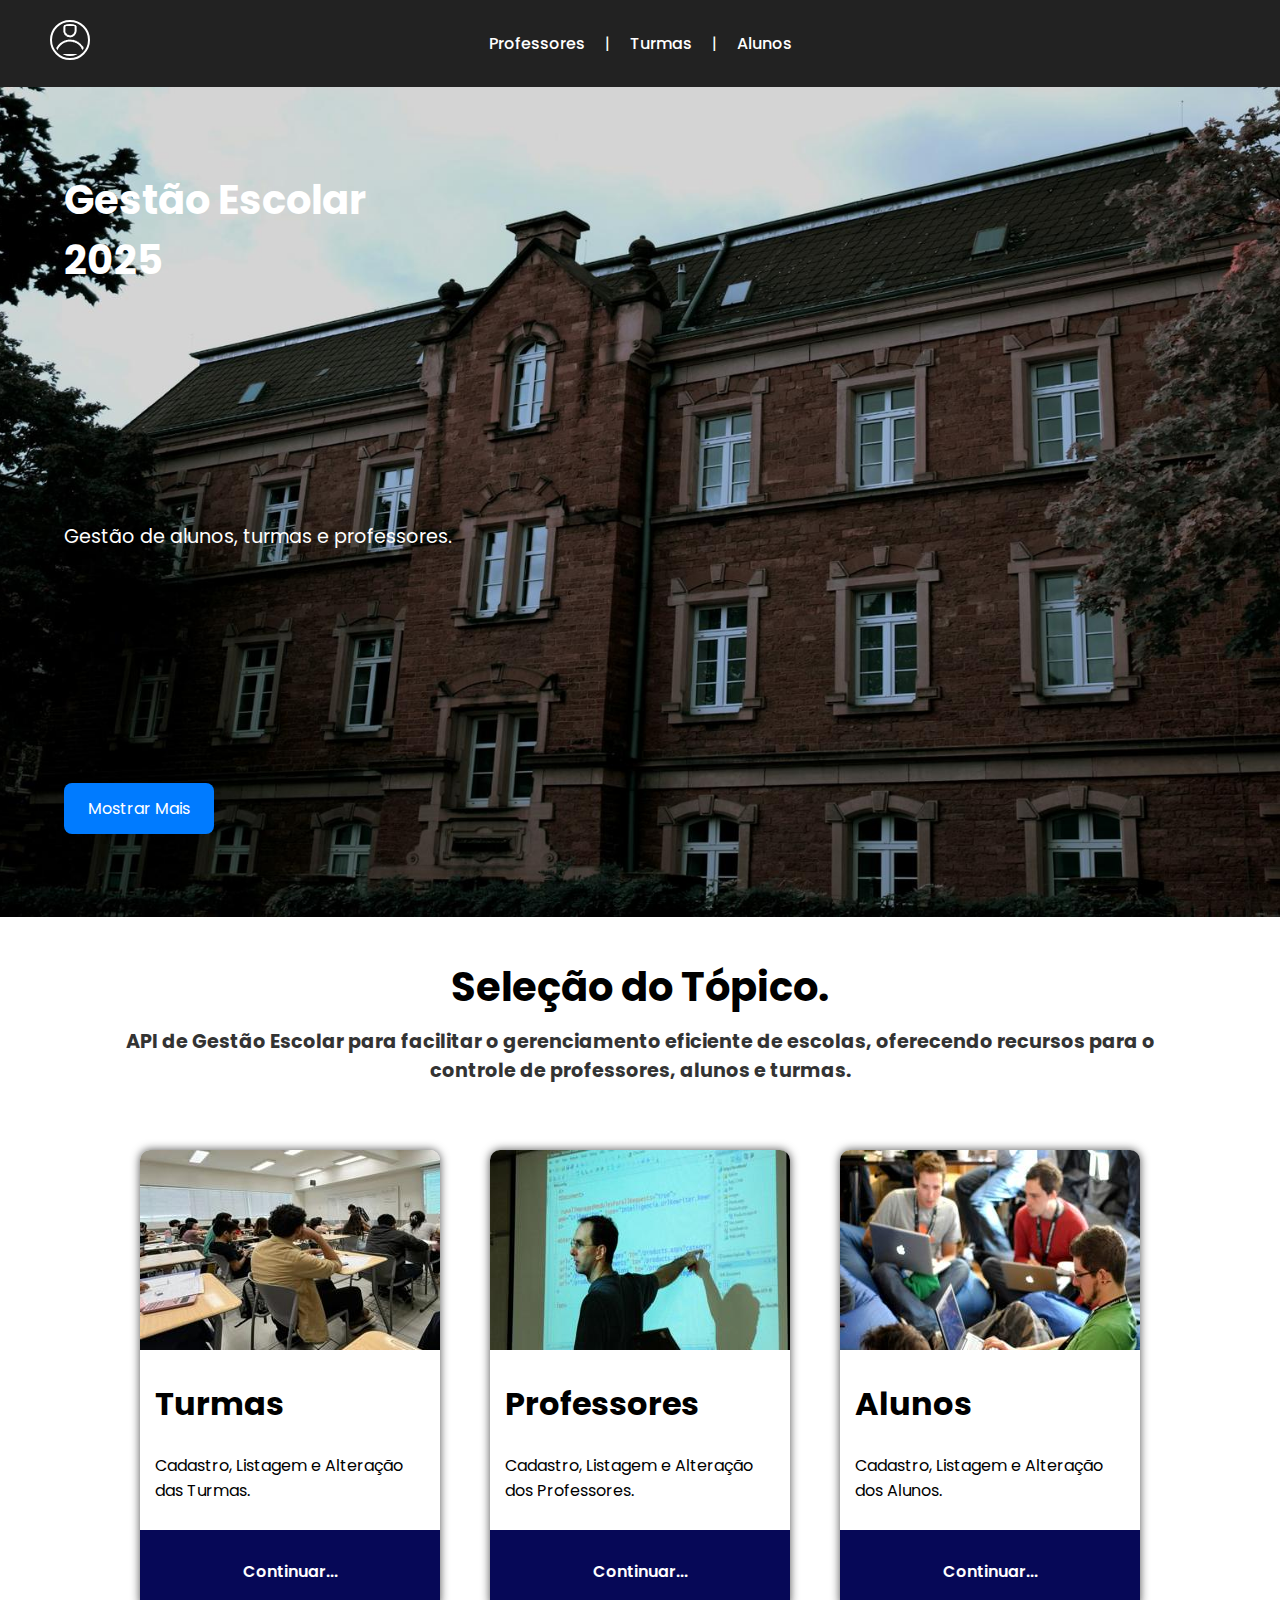
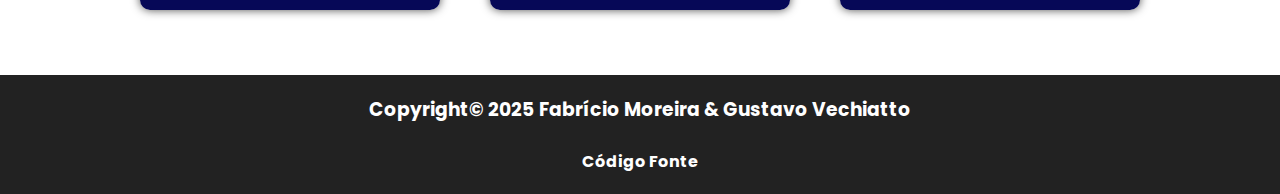
<file: API-SITE/Pag-Web/html/index.html>
<!DOCTYPE html>
<html lang="pt-BR">
<head>
    <meta charset="UTF-8">
    <meta name="viewport" content="width=device-width, initial-scale=1.0">

    <link href="https://fonts.googleapis.com/css2?family=Poppins:wght@300;400;600&display=swap" rel="stylesheet"> <!-- Fonte -->
    <link rel="shortcut icon" href="../img/Home.png" type="image/x-icon"><!-- Favicon Home -->

    <link rel="stylesheet" href="../CSS/home.css"> <!-- Design Padrão -->
    <link rel="stylesheet" href="../CSS/style.css"> <!-- Design Padrão -->

    <script src="../js/script.js" defer></script> <!-- Animação -->

    <title>Início</title>
</head>
<body>
    <header>
        <div class="header-esquerda">
            <div class="usuario">
                <img src="../img/Usuario.png" alt="Usuário" class="icone-usuario" width="40px">
                <div class="tooltip-usuario">
                    <p><strong>Usuário:</strong> Admin</p>
                    <p><strong>Criação:</strong> 15/04/2025</p>
                </div>
            </div>
        </div>

        <nav class="nav">
            <a href="#professor">Professores</a> | 
            <a href="#turmas">Turmas</a> |
            <a href="#alunos">Alunos</a>
        </nav>
    </header>


    <main>
        <!-- Início -->
        <div class="principal">
            <div class="conteudo-sobreposto">
                <h1 id="TextoHome">Gestão Escolar 2025</h1>
                <p id="informacaoGestao">Gestão de alunos, turmas e professores.</p>
                <a href="#selecao">
                    <button id="btnMostrarMais">Mostrar Mais</button>
                </a>
            </div>
        </div>

        <div class="bloco-topo">
            <h1 id="selecao">Seleção do Tópico.</h1>
            <h3>
                API de Gestão Escolar para facilitar o gerenciamento eficiente de escolas, 
                oferecendo recursos para o controle de professores, alunos e turmas.
            </h3>

            <div class="conteiner">
                <!-- Turmas -->
                <div id="turmas" class="card card-1">
                    <div class="card-header">
                        <img src="../img/Home/Turmas_resized.jpg" class="card-img" alt="Card Turmas">
                    </div>

                    <div class="card-body">
                        <h1 class="card-titulo">Turmas</h1>
                        <p class="card-texto">
                            Cadastro, Listagem e Alteração das Turmas.
                        </p>
                    </div>

                    <div class="card-footer">
                        <a href="../html/turma.html">Continuar...</a>
                    </div>
                </div>

                <!-- Professores -->
                <div id="professor" class="card card-2">
                    <div class="card-header">
                        <img src="../img/Home/Professores_resized.jpg" class="card-img" alt="Card Professores">
                    </div>

                    <div class="card-body">
                        <h1 class="card-titulo">Professores</h1>
                        <p class="card-texto">
                            Cadastro, Listagem e Alteração dos Professores.
                        </p>
                    </div>

                    <div class="card-footer">
                        <a href="../html/professor.html">Continuar...</a>
                    </div>
                </div>

                <!-- Alunos -->
                <div id="alunos" class="card card-3">
                    <div class="card-header">
                        <img src="../img/Home/Alunos_resized.jpg" class="card-img" alt="Card Alunos">
                    </div>

                    <div class="card-body">
                        <h1 class="card-titulo">Alunos</h1>
                        <p class="card-texto">
                            Cadastro, Listagem e Alteração dos Alunos.
                        </p>
                    </div>

                    <div class="card-footer">
                        <a href="../html/aluno.html">Continuar...</a>
                    </div>
                </div>
            </div>
        </div>
    </main>
    
    <footer>
        <h3 class="final">Copyright© 2025 Fabrício Moreira & Gustavo Vechiatto</h3>
        <br>
        <div class="rodape">
            <a href="https://github.com/Gustavovechiatto/API-SITE">Código Fonte</a>
        </div>
    </footer>
</body>
</html>
</file>
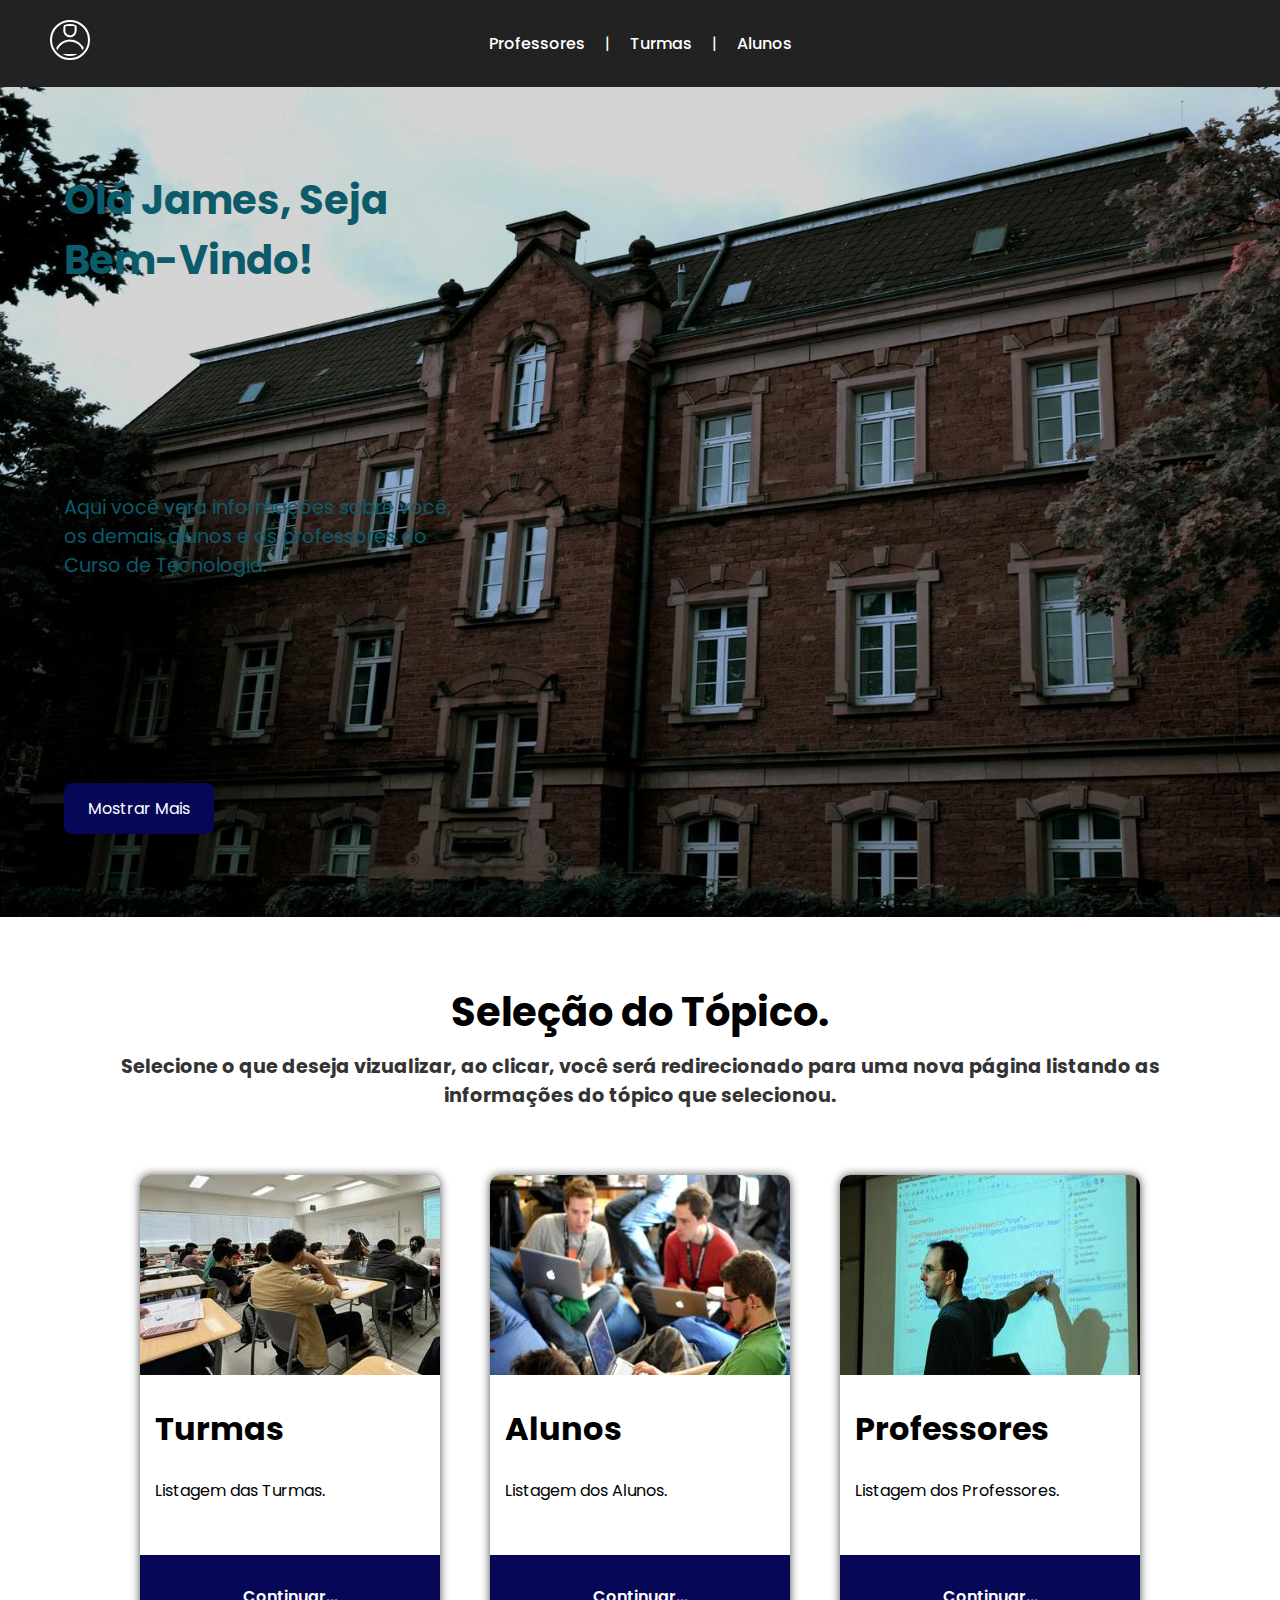
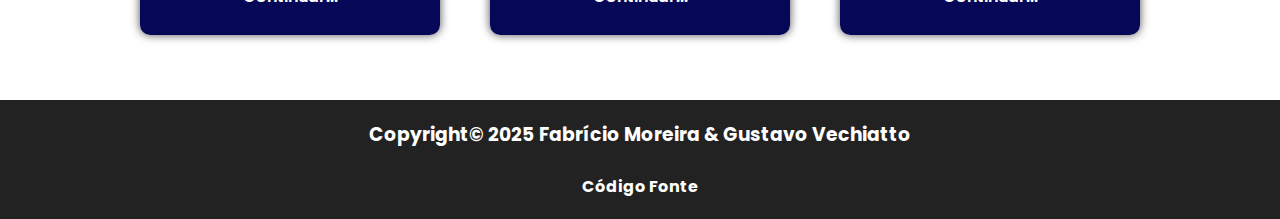
<file: API-SITE/Pag-Web_1/html/index.html>
<!DOCTYPE html>
<html lang="pt-BR">
<head>
    <meta charset="UTF-8">
    <meta name="viewport" content="width=device-width, initial-scale=1.0">

    <link href="https://fonts.googleapis.com/css2?family=Poppins:wght@300;400;600&display=swap" rel="stylesheet"> <!-- Fonte -->
    <link rel="shortcut icon" href="../img/Home.png" type="image/x-icon"> <!-- Favicon Home -->

    <link rel="stylesheet" href="../CSS/home.css">  <!-- Design Padrão -->
    <link rel="stylesheet" href="../CSS/style.css"> <!-- Design Padrão -->

    <script src="../js/formHome.js" defer></script>

    <title>Início</title>
</head>
<body>
    <header>
        <div class="header-esquerda">
            <div class="usuario">
                <img src="../img/Usuario.png" alt="Usuário" class="icone-usuario" width="40px">
                <div class="tooltip-usuario">
                    <p><strong>Usuário:</strong> James Frutas</p>
                    <p><strong>Criação:</strong> 20/05/2025</p>
                    <br>

                    <a href="#" id="login">Logout</a>
                </div>
            </div>
        </div>
        <nav class="nav">
            <a href="#professor">Professores</a> | 
            <a href="#turmas">Turmas</a> |
            <a href="#alunos">Alunos</a>
        </nav>
    </header>

    <main>
        <!-- Formulário de Login -->
        <div id="modal-fundo" class="modal-fundo">
            <div class="modal-conteudo">
                <form id="formModal">
                    <h2>Faça login novamente:</h2>
                    <br>
                    <label class="nome">Usuário: <input type="text" id="nome" name="nome" required></label> <br>
                    <label class="nome">Senha:   <input type="password" id="nome" name="nome" required></label>

                    <div class="botoes-modal">
                        <button type="button" id="btnFechar">Cancelar</button>
                        <button type="submit" id="btnConfirmar">Confirmar</button>
                    </div>
                </form>
            </div>
        </div>

        <!-- Início -->
        <div class="principal">
            <div class="conteudo-sobreposto">
                <h1 id="TextoHome">Olá James, Seja Bem-Vindo!</h1>
                <p id="informacaoGestao">
                    Aqui você verá informações sobre você, os demais alunos e os professores do Curso de Tecnologia.
                </p>
                <a href="#selecao">
                    <button id="btnMostrarMais">Mostrar Mais</button>
                </a>
            </div>
        </div>
        <br>
        <div class="bloco-topo">
            <h1 id="selecao">Seleção do Tópico.</h1>
            <h3>
                Selecione o que deseja vizualizar, ao clicar, você será redirecionado para uma nova página listando
                as informações do tópico que selecionou.
            </h3>

            <div class="conteiner">
                <!-- Turmas -->
                <div id="turmas" class="card card-1">
                    <div class="card-header">
                        <img src="../img/Home/Turmas_resized.jpg" class="card-img" alt="Card Turmas">
                    </div>

                    <div class="card-body">
                        <h1 class="card-titulo">Turmas</h1>
                        <p class="card-texto">
                            Listagem das Turmas.
                        </p>
                    </div>

                    <div class="card-footer">
                        <a href="../html/turma.html">Continuar...</a>
                    </div>
                </div>
                
                <!-- Alunos -->
                <div id="alunos" class="card card-3">
                    <div class="card-header">
                        <img src="../img/Home/Alunos_resized.jpg" class="card-img" alt="Card Alunos">
                    </div>

                    <div class="card-body">
                        <h1 class="card-titulo">Alunos</h1>
                        <p class="card-texto">
                            Listagem dos Alunos.
                        </p>
                    </div>

                    <div class="card-footer">
                        <a href="../html/aluno.html">Continuar...</a>
                    </div>
                </div>

                <!-- Professores -->
                <div id="professor" class="card card-2">
                    <div class="card-header">
                        <img src="../img/Home/Professores_resized.jpg" class="card-img" alt="Card Professores">
                    </div>

                    <div class="card-body">
                        <h1 class="card-titulo">Professores</h1>
                        <p class="card-texto">
                            Listagem dos Professores.
                        </p>
                    </div>

                    <div class="card-footer">
                        <a href="../html/professor.html">Continuar...</a>
                    </div>
                </div>
            </div>
        </div>
    </main>
    
    <footer>
        <h3 class="final">Copyright© 2025 Fabrício Moreira & Gustavo Vechiatto</h3>
        <br>
        <div class="rodape">
            <a href="https://github.com/Gustavovechiatto/API-SITE">Código Fonte</a>
        </div>
    </footer>
</body>
</html>
</file>
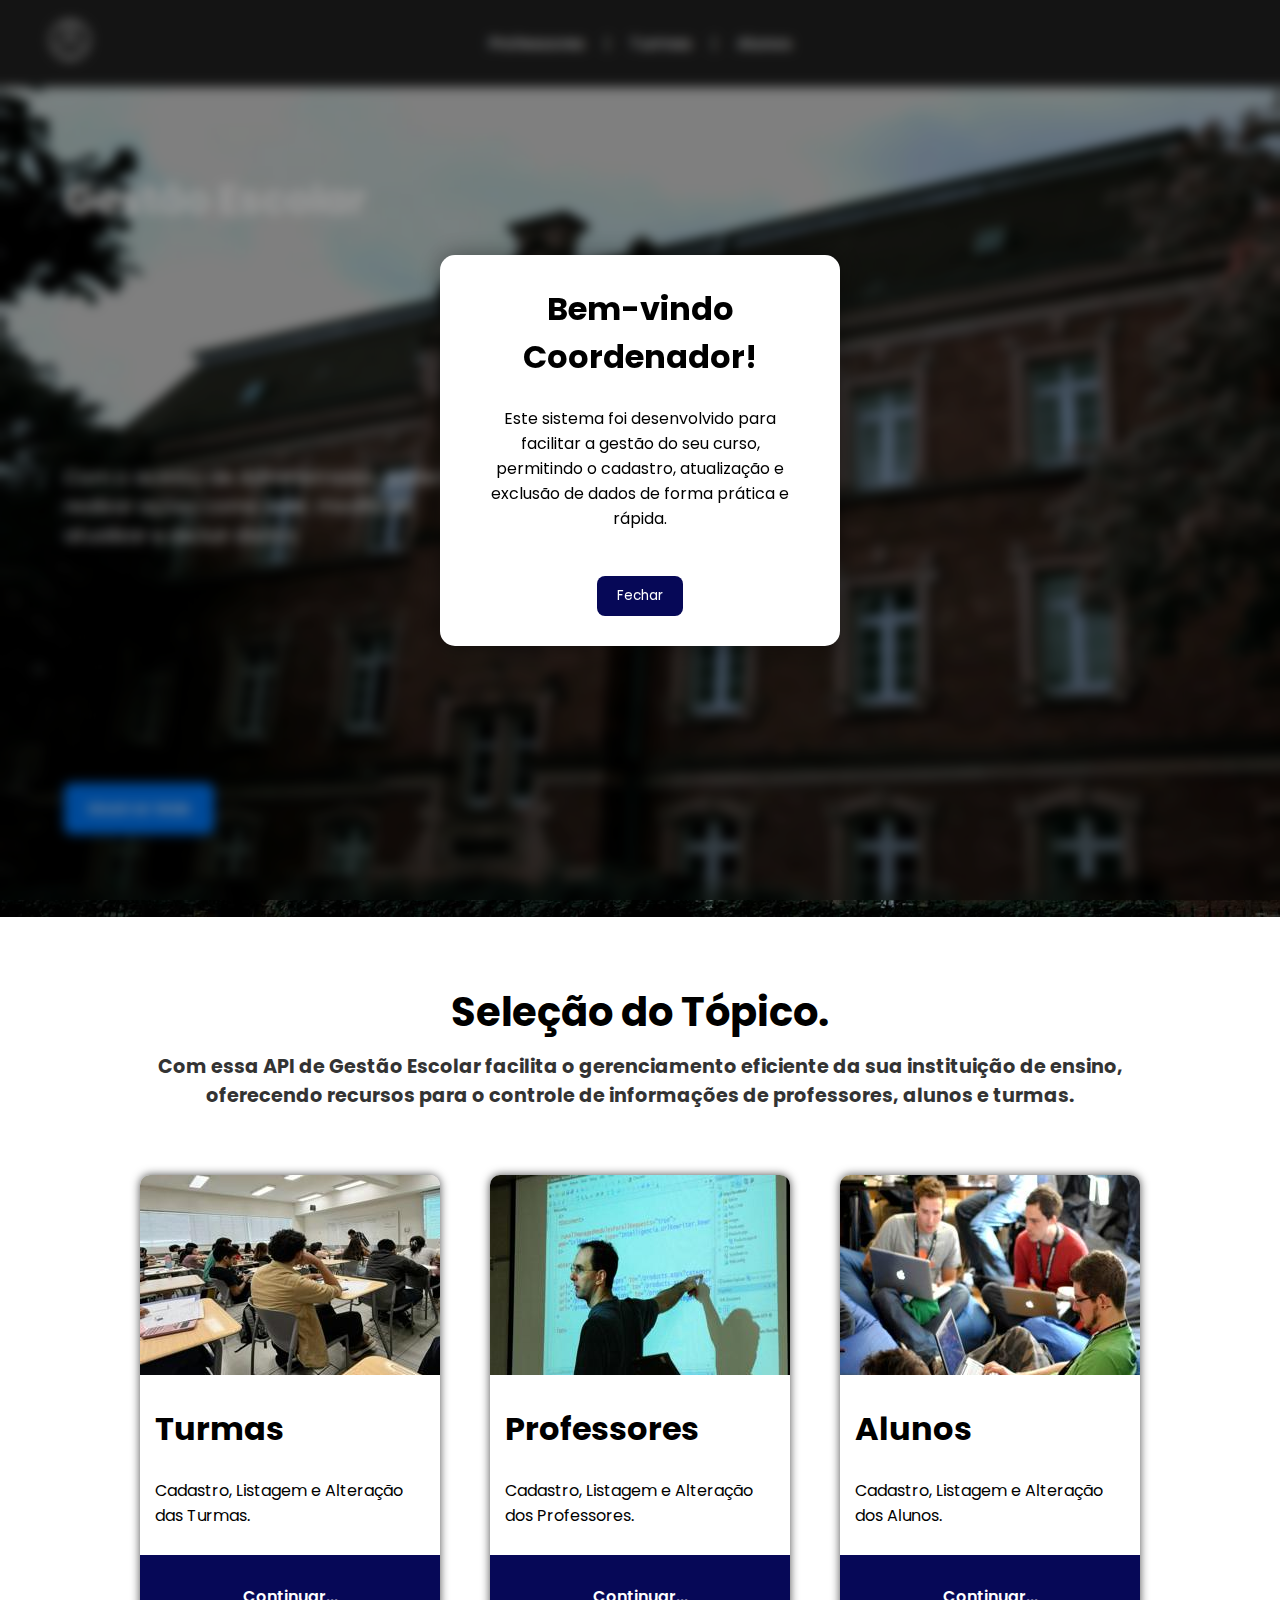
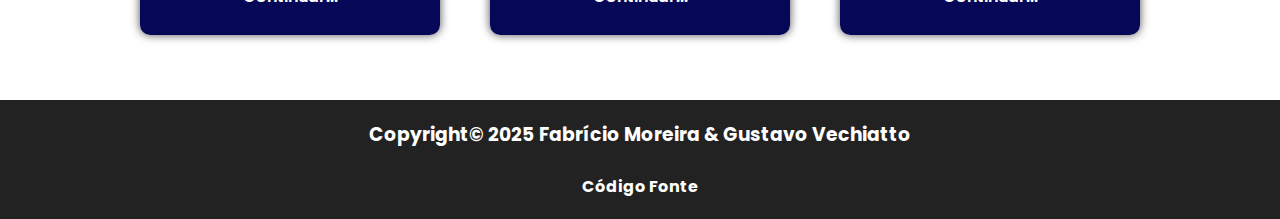
<file: API-SITE/Pag-Web_2/html/index.html>
<!DOCTYPE html>
<html lang="pt-BR">
<head>
    <meta charset="UTF-8">
    <meta name="viewport" content="width=device-width, initial-scale=1.0">

    <link href="https://fonts.googleapis.com/css2?family=Poppins:wght@300;400;600&display=swap" rel="stylesheet"> <!-- Fonte -->
    <link rel="shortcut icon" href="../img/Home.png" type="image/x-icon"><!-- Favicon Home -->

    <link rel="stylesheet" href="../CSS/home.css"> <!-- Design Padrão -->
    <link rel="stylesheet" href="../CSS/style.css"> <!-- Design Padrão -->

    <title>Início</title>
</head>
<body>
    <header>
        <div class="header-esquerda">
            <div class="usuario">
                <img src="../img/Usuario.png" alt="Usuário" class="icone-usuario" width="40px">
                <div class="tooltip-usuario">
                    <p><strong>Usuário:</strong> Coordernador</p>
                    <p><strong>Criação:</strong> 15/04/2025</p>
                </div>
            </div>
        </div>

        <nav class="nav">
            <a href="#professor">Professores</a> | 
            <a href="#turmas">Turmas</a> |
            <a href="#alunos">Alunos</a>
        </nav>
    </header>

    <main>
        <div id="popup-overlay" class="overlay">
            <div class="popup">
                <h1>Bem-vindo Coordenador!</h1>
                <br>
                <p>Este sistema foi desenvolvido para facilitar a gestão do seu curso, 
                    permitindo o cadastro, atualização e exclusão de dados de forma prática e rápida.
                </p>
                <br>
                <button id="fecharPopup">Fechar</button>
            </div>
        </div>

        <!-- Início -->
        <div class="principal">
            <div class="conteudo-sobreposto">
                <h1 id="TextoHome">Gestão Escolar</h1>
                <p id="informacaoGestao">
                    Com o acesso de Administrador, poderá realizar ações como criar, modificar, atualizar e excluir dados.
                </p>
                <a href="#selecao">
                    <button id="btnMostrarMais">Mostrar Mais</button>
                </a>
            </div>
        </div>

        <br>
        
        <div class="bloco-topo">
            <h1 id="selecao">Seleção do Tópico.</h1>
            <h3>
                Com essa API de Gestão Escolar facilita o gerenciamento eficiente da sua instituição de ensino, 
                oferecendo recursos para o controle de informações de professores, alunos e turmas.
            </h3>

            <div class="conteiner">
                <!-- Turmas -->
                <div id="turmas" class="card card-1">
                    <div class="card-header">
                        <img src="../img/Home/Turmas_resized.jpg" class="card-img" alt="Card Turmas">
                    </div>

                    <div class="card-body">
                        <h1 class="card-titulo">Turmas</h1>
                        <p class="card-texto">
                            Cadastro, Listagem e Alteração das Turmas.
                        </p>
                    </div>

                    <div class="card-footer">
                        <a href="../html/turma.html">Continuar...</a>
                    </div>
                </div>

                <!-- Professores -->
                <div id="professor" class="card card-2">
                    <div class="card-header">
                        <img src="../img/Home/Professores_resized.jpg" class="card-img" alt="Card Professores">
                    </div>

                    <div class="card-body">
                        <h1 class="card-titulo">Professores</h1>
                        <p class="card-texto">
                            Cadastro, Listagem e Alteração dos Professores.
                        </p>
                    </div>

                    <div class="card-footer">
                        <a href="../html/professor.html">Continuar...</a>
                    </div>
                </div>

                <!-- Alunos -->
                <div id="alunos" class="card card-3">
                    <div class="card-header">
                        <img src="../img/Home/Alunos_resized.jpg" class="card-img" alt="Card Alunos">
                    </div>

                    <div class="card-body">
                        <h1 class="card-titulo">Alunos</h1>
                        <p class="card-texto">
                            Cadastro, Listagem e Alteração dos Alunos.
                        </p>
                    </div>

                    <div class="card-footer">
                        <a href="../html/aluno.html">Continuar...</a>
                    </div>
                </div>
            </div>
        </div>

        <script>
            document.getElementById("fecharPopup").addEventListener("click", function () {
                document.getElementById("popup-overlay").style.display = "none";
            });
        </script>

    </main>
    
    <footer>
        <h3 class="final">Copyright© 2025 Fabrício Moreira & Gustavo Vechiatto</h3>
        <br>
        <div class="rodape">
            <a href="https://github.com/Gustavovechiatto/API-SITE">Código Fonte</a>
        </div>
    </footer>
</body>
</html>
</file>
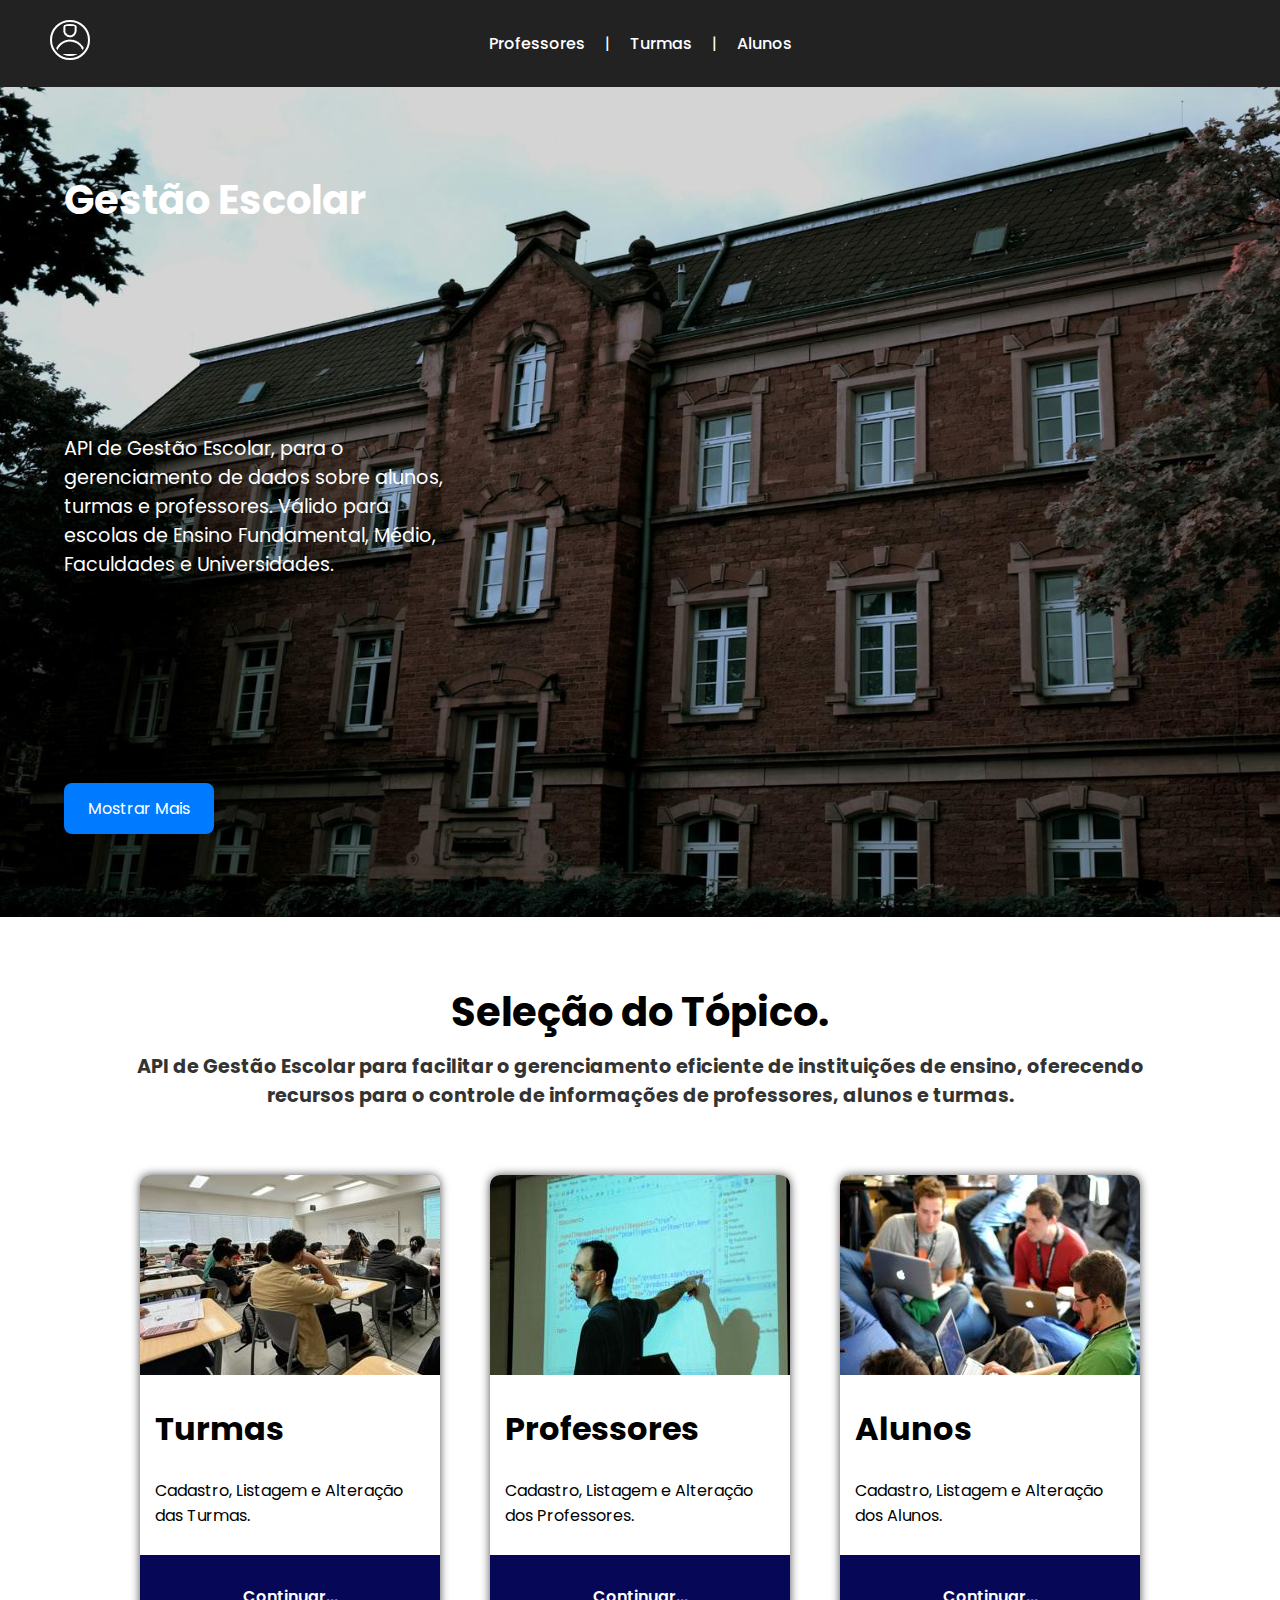
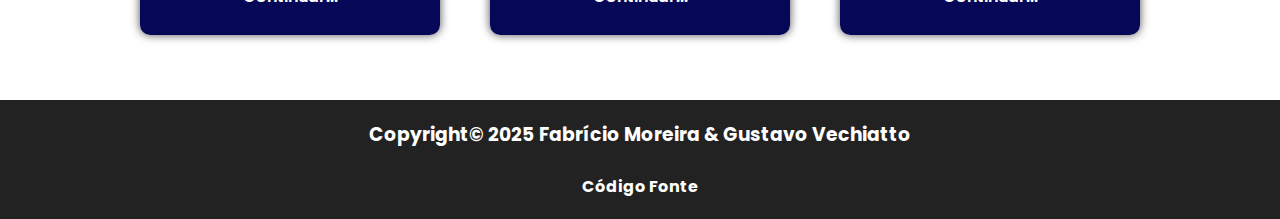
<file: Backup/API-SITE/Pag-Web/html/index.html>
<!DOCTYPE html>
<html lang="pt-BR">
<head>
    <meta charset="UTF-8">
    <meta name="viewport" content="width=device-width, initial-scale=1.0">

    <link href="https://fonts.googleapis.com/css2?family=Poppins:wght@300;400;600&display=swap" rel="stylesheet"> <!-- Fonte -->
    <link rel="shortcut icon" href="../img/Home.png" type="image/x-icon"><!-- Favicon Home -->

    <link rel="stylesheet" href="../CSS/home.css"> <!-- Design Padrão -->
    <link rel="stylesheet" href="../CSS/style.css"> <!-- Design Padrão -->

    <title>Início</title>
</head>
<body>
    <header>
        <div class="header-esquerda">
            <div class="usuario">
                <img src="../img/Usuario.png" alt="Usuário" class="icone-usuario" width="40px">
                <div class="tooltip-usuario">
                    <p><strong>Usuário:</strong> Admin</p>
                    <p><strong>Criação:</strong> 15/04/2025</p>
                </div>
            </div>
        </div>

        <nav class="nav">
            <a href="#professor">Professores</a> | 
            <a href="#turmas">Turmas</a> |
            <a href="#alunos">Alunos</a>
        </nav>
    </header>


    <main>
        <!-- Início -->
        <div class="principal">
            <div class="conteudo-sobreposto">
                <h1 id="TextoHome">Gestão Escolar</h1>
                <p id="informacaoGestao">
                    API de Gestão Escolar, para o gerenciamento de dados sobre alunos, turmas e professores.
                    Válido para escolas de Ensino Fundamental, Médio, Faculdades e Universidades.
                </p>
                <a href="#selecao">
                    <button id="btnMostrarMais">Mostrar Mais</button>
                </a>
            </div>
        </div>

        <br>
        
        <div class="bloco-topo">
            <h1 id="selecao">Seleção do Tópico.</h1>
            <h3>
                API de Gestão Escolar para facilitar o gerenciamento eficiente de instituições de ensino, 
                oferecendo recursos para o controle de informações de professores, alunos e turmas.
            </h3>

            <div class="conteiner">
                <!-- Turmas -->
                <div id="turmas" class="card card-1">
                    <div class="card-header">
                        <img src="../img/Home/Turmas_resized.jpg" class="card-img" alt="Card Turmas">
                    </div>

                    <div class="card-body">
                        <h1 class="card-titulo">Turmas</h1>
                        <p class="card-texto">
                            Cadastro, Listagem e Alteração das Turmas.
                        </p>
                    </div>

                    <div class="card-footer">
                        <a href="../html/turma.html">Continuar...</a>
                    </div>
                </div>

                <!-- Professores -->
                <div id="professor" class="card card-2">
                    <div class="card-header">
                        <img src="../img/Home/Professores_resized.jpg" class="card-img" alt="Card Professores">
                    </div>

                    <div class="card-body">
                        <h1 class="card-titulo">Professores</h1>
                        <p class="card-texto">
                            Cadastro, Listagem e Alteração dos Professores.
                        </p>
                    </div>

                    <div class="card-footer">
                        <a href="../html/professor.html">Continuar...</a>
                    </div>
                </div>

                <!-- Alunos -->
                <div id="alunos" class="card card-3">
                    <div class="card-header">
                        <img src="../img/Home/Alunos_resized.jpg" class="card-img" alt="Card Alunos">
                    </div>

                    <div class="card-body">
                        <h1 class="card-titulo">Alunos</h1>
                        <p class="card-texto">
                            Cadastro, Listagem e Alteração dos Alunos.
                        </p>
                    </div>

                    <div class="card-footer">
                        <a href="../html/aluno.html">Continuar...</a>
                    </div>
                </div>
            </div>
        </div>
    </main>
    
    <footer>
        <h3 class="final">Copyright© 2025 Fabrício Moreira & Gustavo Vechiatto</h3>
        <br>
        <div class="rodape">
            <a href="https://github.com/Gustavovechiatto/API-SITE">Código Fonte</a>
        </div>
    </footer>
</body>
</html>
</file>
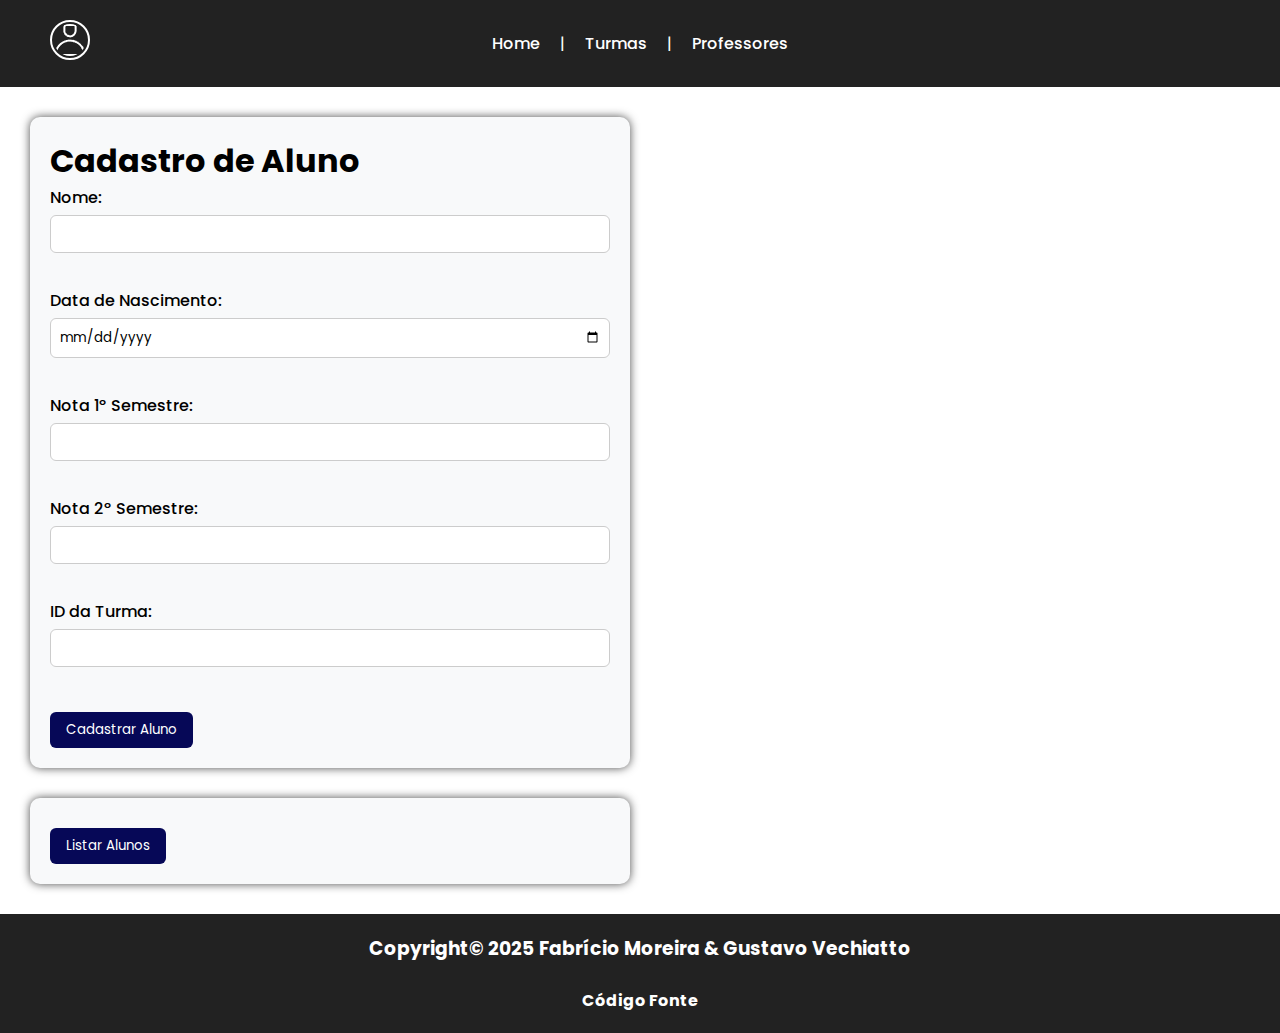
<file: API-SITE/Pag-Web/html/aluno.html>
<!DOCTYPE html>
<html lang="pt-BR">
<head>
  <meta charset="UTF-8">
  <meta name="viewport" content="width=device-width, initial-scale=1.0">

  <link href="https://fonts.googleapis.com/css2?family=Poppins:wght@300;400;600&display=swap" rel="stylesheet"> <!-- Fonte -->
  <link rel="shortcut icon" href="../img/Aluno.png" type="image/x-icon"> <!-- Favicon Aluno -->

  <link rel="stylesheet" href="../CSS/style.css"> <!-- Design Padrão -->
  <link rel="stylesheet" href="../CSS/aluno.css"> <!-- Design Página Aluno -->

  <script src="../js/aluno.js" defer></script> <!-- Script do Aluno -->

  <title>Alunos</title>
</head>
<body>
  <header>
    <div class="header-esquerda">
      <div class="usuario">
        <img src="../img/Usuario.png" alt="Usuário" class="icone-usuario" width="40px">

        <div class="tooltip-usuario">
          <p><strong>Usuário:</strong> Admin</p>
          <p><strong>Criação:</strong> 15/04/2025</p>
        </div>
      </div>
    </div>
    <nav class="nav">
      <a href="index.html">Home</a> | 
      <a href="turma.html">Turmas</a> |
      <a href="professor.html">Professores</a>
    </nav>
  </header>

  <main>
    <!-- Cadastrar Alunos -->
    <div class="cadastrar">
      <h1>Cadastro de Aluno</h1>
      <form id="aluno-form">
        <label>Nome: <input type="text" name="nome" required></label><br>
        <label>Data de Nascimento: <input type="date" name="data_nascimento" required></label><br>
        <label>Nota 1º Semestre: <input type="number" step="0.01" name="nota_primeiro_semestre" required></label><br>
        <label>Nota 2º Semestre: <input type="number" step="0.01" name="nota_segundo_semestre" required></label><br>
        <label>ID da Turma: <input type="number" name="turma_id" required></label><br>
        <button type="submit">Cadastrar Aluno</button>
      </form>
    </div>

    <!-- Listar Alunos -->
    <div class="listar">
      <button id="listar-alunos">Listar Alunos</button>
      <div id="alunos-lista">

      </div>
    </div>


    <!-- Pop-up para editar aluno -->
    <div id="edit-popup" style="display:none;">
      <h2>Editar Aluno</h2>
      <form id="update-form">
        <input type="hidden" id="aluno-id">
        <label>Nome: <input type="text" id="update-nome" required></label><br>
        <label>Data de Nascimento: <input type="date" id="update-data_nascimento" required></label><br>
        <label>Nota 1º Semestre: <input type="number" step="0.01" id="update-nota_primeiro_semestre" required></label><br>
        <label>Nota 2º Semestre: <input type="number" step="0.01" id="update-nota_segundo_semestre" required></label><br>
        <label>ID da Turma: <input type="number" id="update-turma_id" required></label><br>
        <button type="submit">Atualizar</button>
        <button type="button" id="close-popup">Fechar</button>
      </form>
    </div>
  </main>

  <footer>
    <h3 class="final">Copyright© 2025 Fabrício Moreira & Gustavo Vechiatto</h3>
    <br>
    <div class="rodape">
      <a href="https://github.com/Gustavovechiatto/API-SITE">Código Fonte</a>
    </div>
  </footer>
</body>
</html>
</file>
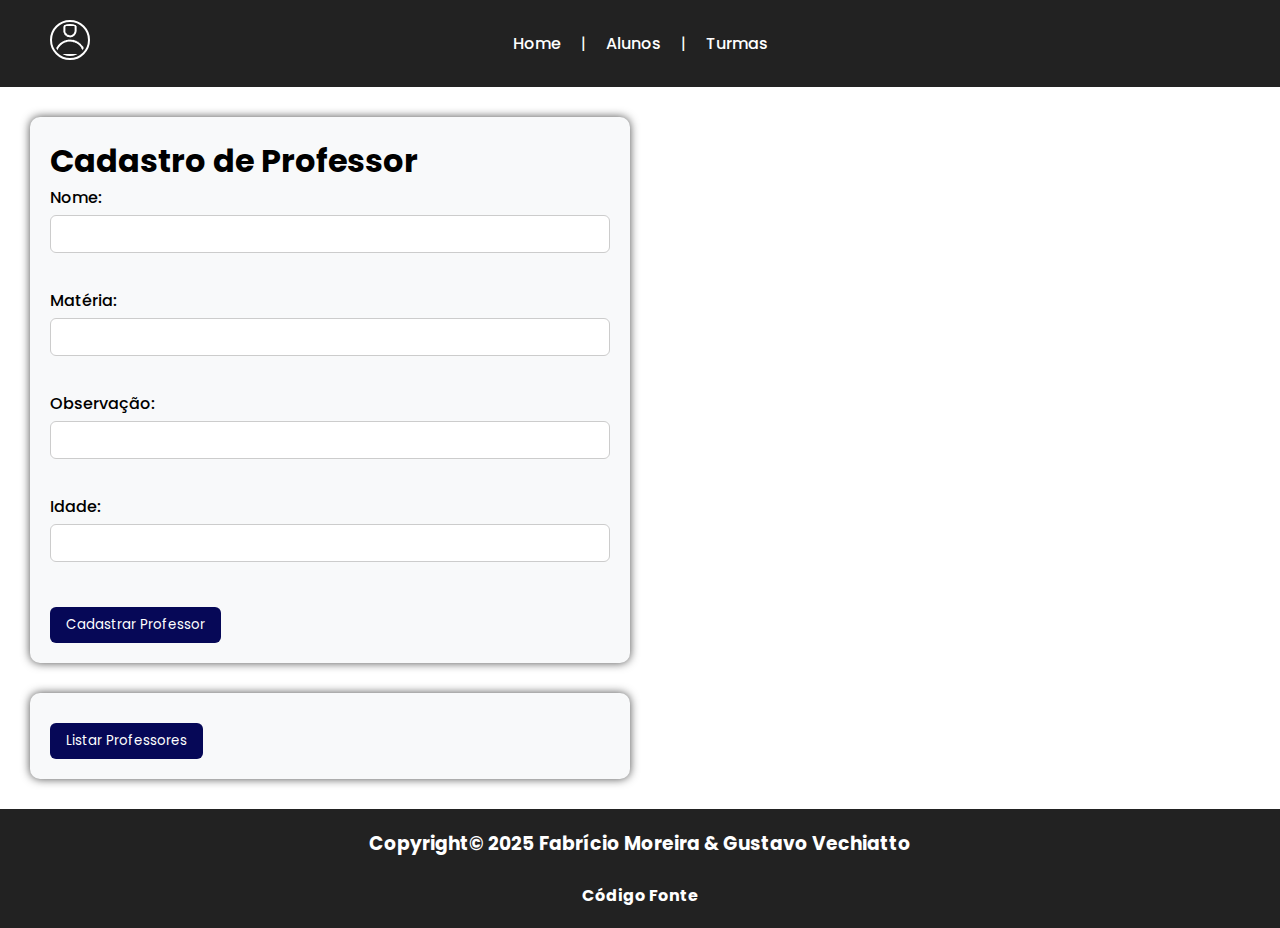
<file: API-SITE/Pag-Web/html/professor.html>
<!DOCTYPE html>
<html lang="pt-BR">
<head>
  <meta charset="UTF-8">
  <meta name="viewport" content="width=device-width, initial-scale=1.0">

  <link href="https://fonts.googleapis.com/css2?family=Poppins:wght@300;400;600&display=swap" rel="stylesheet"> <!-- Fonte -->
  <link rel="shortcut icon" href="../img/Professor.png" type="image/x-icon">

  <link rel="stylesheet" href="../CSS/style.css"> <!-- Design Padrão -->
  <link rel="stylesheet" href="../CSS/professor.css"> <!-- Design Página Professor -->

  <script src="../js/professor.js" defer></script> <!-- Script do Professor -->

  <title>Professores</title>
</head>
<body>
  <header>
    <div class="header-esquerda">
      <div class="usuario">
        <img src="../img/Usuario.png" alt="Usuário" class="icone-usuario" width="40px">

        <div class="tooltip-usuario">
          <p><strong>Usuário:</strong> Admin</p>
          <p><strong>Criação:</strong> 15/04/2025</p>
        </div>
      </div>
    </div>
    <nav class="nav">
      <a href="index.html">Home</a> | 
      <a href="aluno.html">Alunos</a> |
      <a href="turma.html">Turmas</a>
    </nav>
  </header>

  <main>
    <!-- Cadastrar Professor -->
    <div class="cadastrar">
      <h1>Cadastro de Professor</h1>
      <form id="professor-form">
        <label>Nome: <input type="text" name="nome" required></label><br>
        <label>Matéria: <input type="text" name="materia" required></label><br>
        <label>Observação: <input type="text" name="observacoes" required></label><br>
        <label>Idade: <input type="number" name="idade" required></label><br>
        <button type="submit">Cadastrar Professor</button>
      </form>
    </div>
    
    <!-- Listar Professor -->
    <div class="listar">
      <button id="listar-professores">Listar Professores</button>
      <div id="professores-lista">

      </div>
    </div>

    <!-- Pop-up para editar Professor -->
    <div id="edit-popup-Prof" style="display:none;">
      <h2>Editar Prof</h2>
      <form id="update-form-Prof">
        <input type="hidden" id="Prof-id">
        <label>Nome: <input type="text" id="update-nome" required></label><br>
        <label>Materia: <input type="text" id="update-materia" required></label><br>
        <label>Observação: <input type="text" id="update-observacao" required></label><br>
        <label>Idade: <input type="number" id="update-idade" required></label><br>
        <button type="submit">Atualizar</button>
        <button type="button" id="close-popup-Prof">Fechar</button>
      </form>
    </div>
  </main>

  <footer>
    <h3 class="final">Copyright© 2025 Fabrício Moreira & Gustavo Vechiatto</h3>
    <br>
    <div class="rodape">
      <a href="https://github.com/Gustavovechiatto/API-SITE">Código Fonte</a>
    </div>
  </footer>
</body>
</html>
</file>
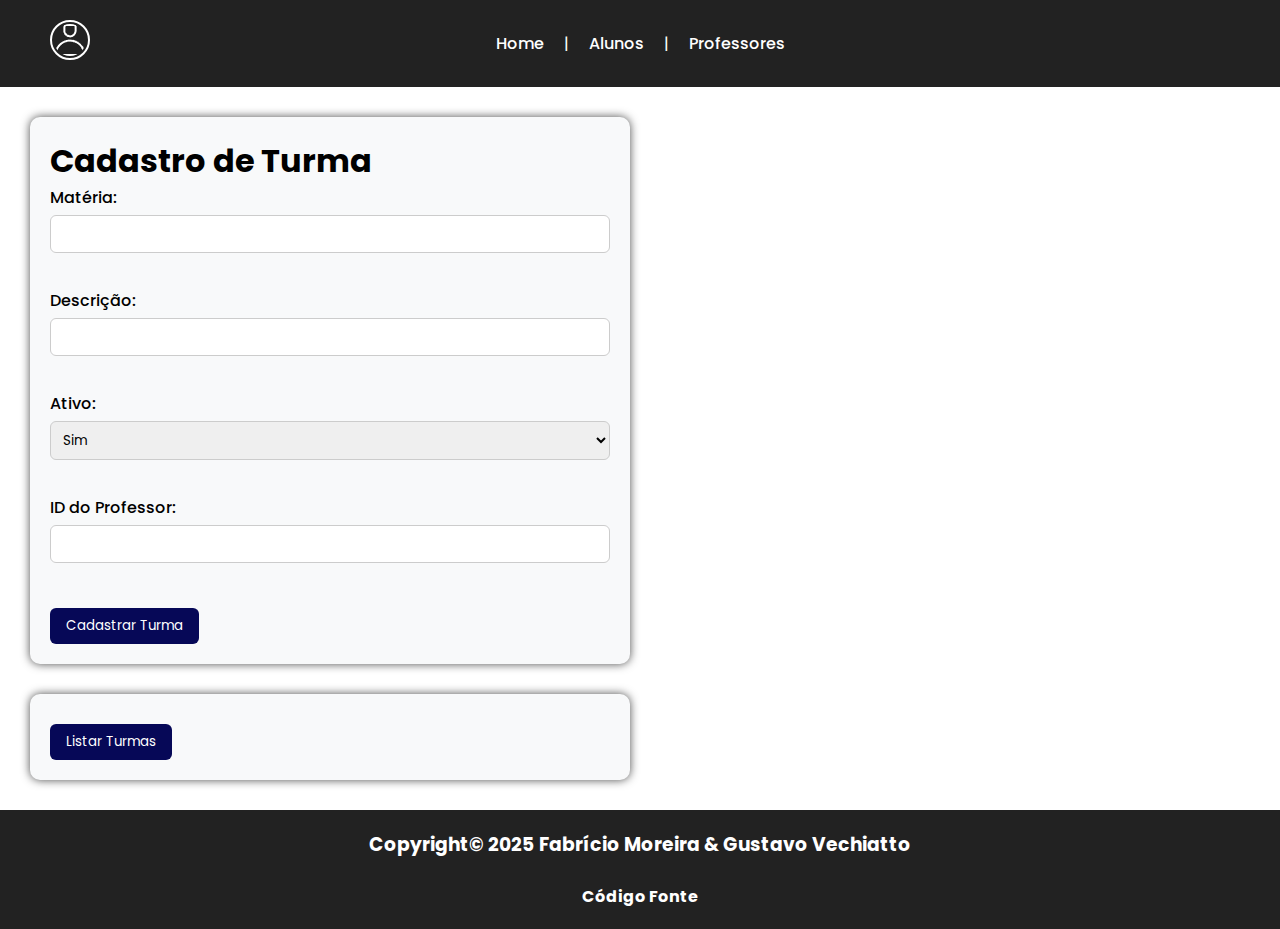
<file: API-SITE/Pag-Web/html/turma.html>
<!DOCTYPE html>
<html lang="pt-BR">
<head>
  <meta charset="UTF-8">
  <meta name="viewport" content="width=device-width, initial-scale=1.0">

  <link href="https://fonts.googleapis.com/css2?family=Poppins:wght@300;400;600&display=swap" rel="stylesheet"> <!-- Fonte -->
  <link rel="shortcut icon" href="../img/Turmas.png" type="image/x-icon"> <!-- Favicon Turmas -->
  
  <link rel="stylesheet" href="../CSS/style.css"> <!-- Design Padrão -->
  <link rel="stylesheet" href="../CSS/turma.css"> <!-- Design Página turma -->

  <script src="../js/turma.js" defer></script> <!-- Script da Turma -->

  <title>Turmas</title>
</head>
<body>
  <header>
    <div class="header-esquerda">
      <div class="usuario">
        <img src="../img/Usuario.png" alt="Usuário" class="icone-usuario" width="40px">

        <div class="tooltip-usuario">
          <p><strong>Usuário:</strong> Admin</p>
          <p><strong>Criação:</strong> 15/04/2025</p>
        </div>
      </div>
    </div>
    <nav class="nav">
      <a href="index.html">Home</a> | 
      <a href="aluno.html">Alunos</a> |
      <a href="professor.html">Professores</a>
    </nav>
  </header>

  <main>
    <!-- Cadastro Turmas -->
    <div class="cadastrar">
      <h1>Cadastro de Turma</h1>
      <form id="turma-form">
        <label>Matéria: <input type="text" name="materia" required></label><br>
        <label>Descrição: <input type="text" name="descricao" required></label><br>
        <label>Ativo:
          <select name="ativo" required>
            <option value="true">Sim</option>
            <option value="false">Não</option>
          </select>
        </label><br>
        <label>ID do Professor: <input type="number" name="professor_id" required></label><br>
        <button type="submit">Cadastrar Turma</button>
      </form>
    </div>
    
    <!-- Listar Turmas -->
    <div class="listar">
      <button id="listar-turmas">Listar Turmas</button>
      <div id="turmas-lista">
      
      </div>
    </div>
    
    <!-- Pop-up para editar Turma -->
    <div id="edit-popup-Turma" style="display:none;">
      <h2>Editar Turma</h2>
      <form id="update-form-Turma">
        <input type="hidden" id="Turma-id">
        <label>Materia: <input type="text" id="update-materia" required></label><br>
        <label>Descrição: <input type="text" id="update-descricao" required></label><br>
        <label>Ativo:
          <select id="update-ativo" required>
            <option value="true">Sim</option>
            <option value="false">Não</option>
          </select>
        </label><br>
        <label>ID do Professor: <input type="number" id="update-professor-id" required></label><br>

        <button type="submit">Atualizar</button>
        <button type="button" id="close-popup-Turma">Fechar</button>
      </form>
    </div>
  </main>

  <footer>
    <h3 class="final">Copyright© 2025 Fabrício Moreira & Gustavo Vechiatto</h3>
    <br>
    <div class="rodape">
      <a href="https://github.com/Gustavovechiatto/API-SITE">Código Fonte</a>
    </div>
  </footer>  
</body>
</html>
</file>
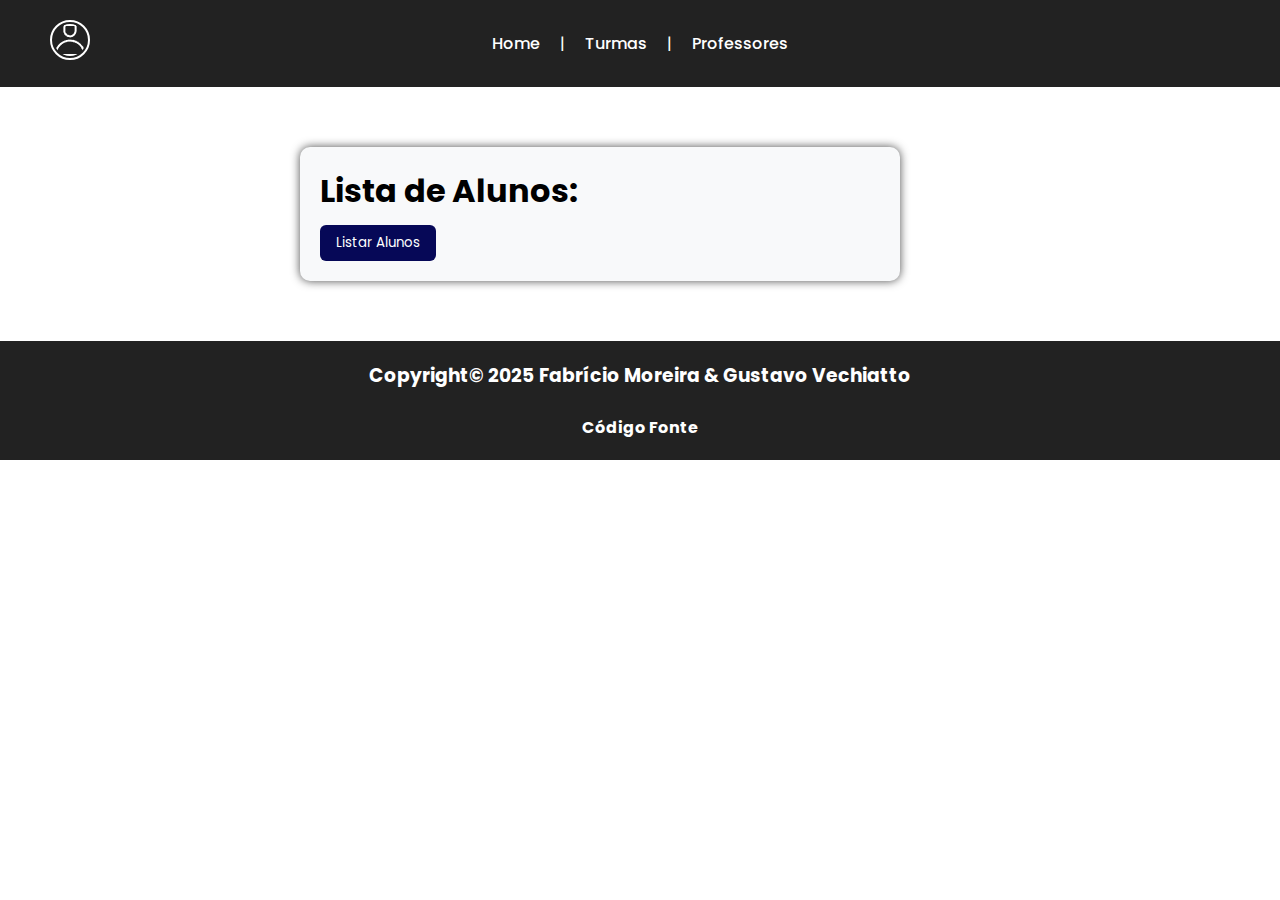
<file: API-SITE/Pag-Web_1/html/aluno.html>
<!DOCTYPE html>
<html lang="pt-BR">
<head>
  <meta charset="UTF-8">
  <meta name="viewport" content="width=device-width, initial-scale=1.0">

  <link href="https://fonts.googleapis.com/css2?family=Poppins:wght@300;400;600&display=swap" rel="stylesheet"> <!-- Fonte -->
  <link rel="shortcut icon" href="../img/Aluno.png" type="image/x-icon"> <!-- Favicon Aluno -->

  <link rel="stylesheet" href="../CSS/style.css"> <!-- Design Padrão -->
  <link rel="stylesheet" href="../CSS/aluno.css"> <!-- Design Página Aluno -->

  <script src="../js/aluno.js" defer></script> <!-- Script do Aluno -->

  <title>Alunos</title>
</head>
<body>
  <header>
    <div class="header-esquerda">
      <div class="usuario">
        <img src="../img/Usuario.png" alt="Usuário" class="icone-usuario" width="40px">

        <div class="tooltip-usuario">
          <p><strong>Usuário:</strong> James Frutas</p>
          <p><strong>Criação:</strong> 20/05/2025</p>
        </div>
      </div>
    </div>
    <nav class="nav">
      <a href="index.html">Home</a> | 
      <a href="turma.html">Turmas</a> |
      <a href="professor.html">Professores</a>
    </nav>
  </header>

  <main>
    <!-- Listar Alunos -->
    <div class="listar">
      <h1>Lista de Alunos:</h1>
      <div id="alunos-lista">

      </div>
      <button id="listar-alunos">Listar Alunos</button>
    </div>
  </main>

  <footer>
    <h3 class="final">Copyright© 2025 Fabrício Moreira & Gustavo Vechiatto</h3>
    <br>
    <div class="rodape">
      <a href="https://github.com/Gustavovechiatto/API-SITE">Código Fonte</a>
    </div>
  </footer>
</body>
</html>
</file>
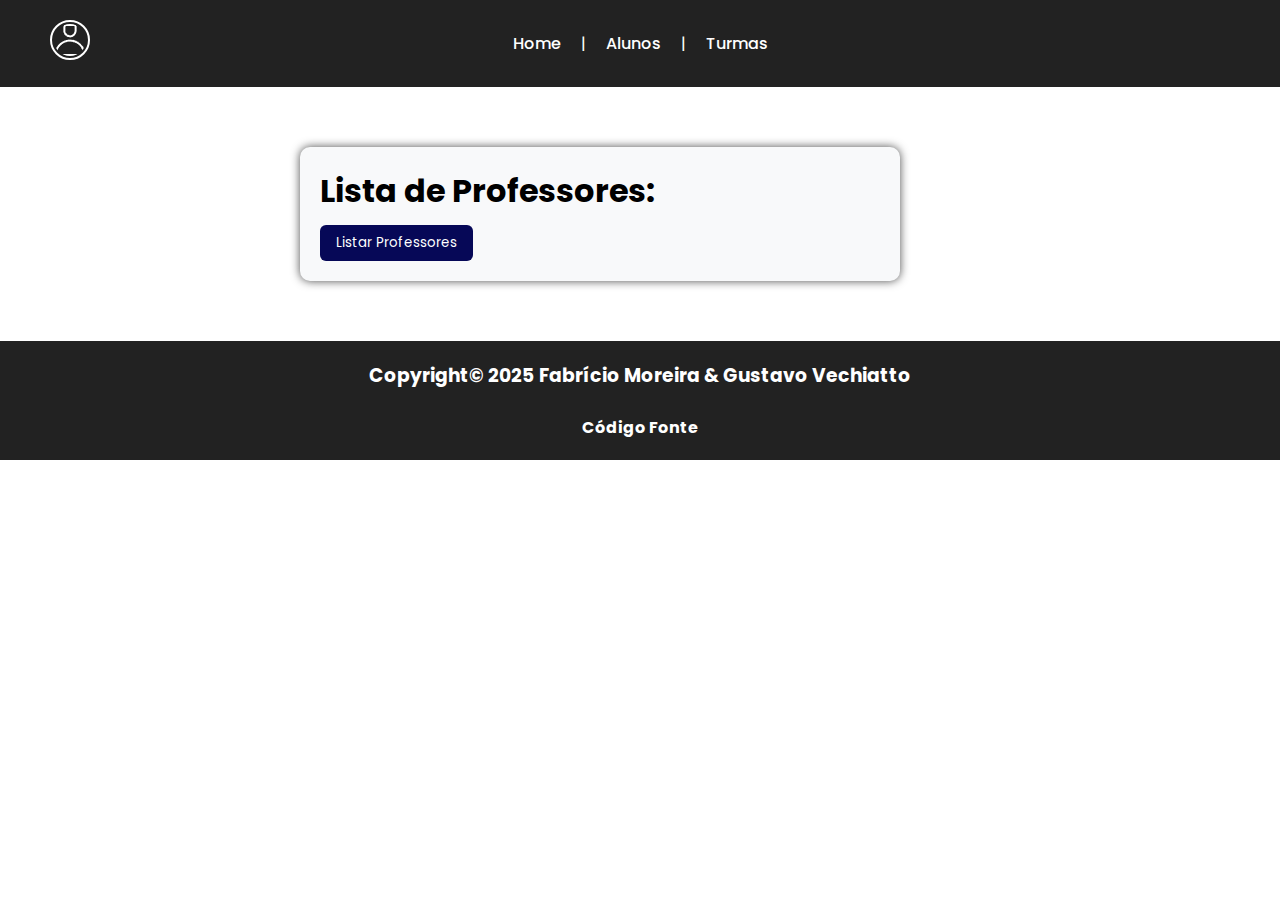
<file: API-SITE/Pag-Web_1/html/professor.html>
<!DOCTYPE html>
<html lang="pt-BR">
<head>
  <meta charset="UTF-8">
  <meta name="viewport" content="width=device-width, initial-scale=1.0">

  <link href="https://fonts.googleapis.com/css2?family=Poppins:wght@300;400;600&display=swap" rel="stylesheet"> <!-- Fonte -->
  <link rel="shortcut icon" href="../img/Professor.png" type="image/x-icon">

  <link rel="stylesheet" href="../CSS/style.css"> <!-- Design Padrão -->
  <link rel="stylesheet" href="../CSS/professor.css"> <!-- Design Página Professor -->

  <script src="../js/professor.js" defer></script> <!-- Script do Professor -->

  <title>Professores</title>
</head>
<body>
  <header>
    <div class="header-esquerda">
      <div class="usuario">
        <img src="../img/Usuario.png" alt="Usuário" class="icone-usuario" width="40px">

        <div class="tooltip-usuario">
          <p><strong>Usuário:</strong> James Frutas</p>
          <p><strong>Criação:</strong> 20/05/2025</p>
        </div>
      </div>
    </div>
    <nav class="nav">
      <a href="index.html">Home</a> | 
      <a href="aluno.html">Alunos</a> |
      <a href="turma.html">Turmas</a>
    </nav>
  </header>

  <main>
    <!-- Listar Professor -->
    <div class="listar">
      <h1>Lista de Professores:</h1>
      <div id="professores-lista">

      </div>
      <button id="listar-professores">Listar Professores</button>
    </div>
  </main>

  <footer>
    <h3 class="final">Copyright© 2025 Fabrício Moreira & Gustavo Vechiatto</h3>
    <br>
    <div class="rodape">
      <a href="https://github.com/Gustavovechiatto/API-SITE">Código Fonte</a>
    </div>
  </footer>
</body>
</html>
</file>
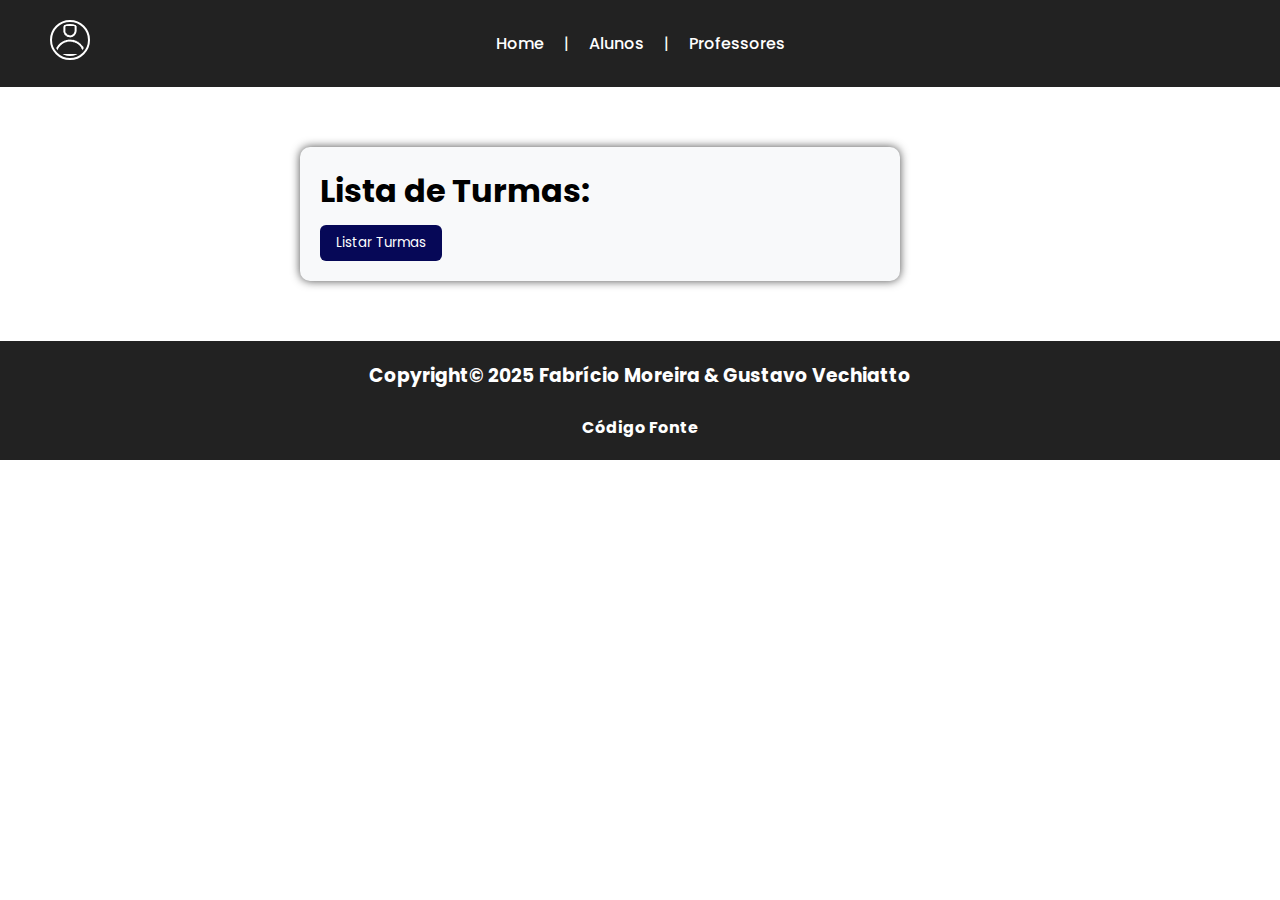
<file: API-SITE/Pag-Web_1/html/turma.html>
<!DOCTYPE html>
<html lang="pt-BR">
<head>
  <meta charset="UTF-8">
  <meta name="viewport" content="width=device-width, initial-scale=1.0">

  <link href="https://fonts.googleapis.com/css2?family=Poppins:wght@300;400;600&display=swap" rel="stylesheet"> <!-- Fonte -->
  <link rel="shortcut icon" href="../img/Turmas.png" type="image/x-icon"> <!-- Favicon Turmas -->
  
  <link rel="stylesheet" href="../CSS/style.css"> <!-- Design Padrão -->
  <link rel="stylesheet" href="../CSS/turma.css"> <!-- Design Página turma -->

  <script src="../js/turma.js" defer></script> <!-- Script da Turma -->

  <title>Turmas</title>
</head>
<body>
  <header>
    <div class="header-esquerda">
      <div class="usuario">
        <img src="../img/Usuario.png" alt="Usuário" class="icone-usuario" width="40px">

        <div class="tooltip-usuario">
          <p><strong>Usuário:</strong> James Frutas</p>
          <p><strong>Criação:</strong> 20/05/2025</p>
        </div>
      </div>
    </div>
    <nav class="nav">
      <a href="index.html">Home</a> | 
      <a href="aluno.html">Alunos</a> |
      <a href="professor.html">Professores</a>
    </nav>
  </header>

  <main>
    <!-- Listar Turmas -->
    <div class="listar">
      <h1>Lista de Turmas:</h1>
      <div id="turmas-lista">
      
      </div>
      <button id="listar-turmas">Listar Turmas</button>
    </div>
  </main>

  <footer>
    <h3 class="final">Copyright© 2025 Fabrício Moreira & Gustavo Vechiatto</h3>
    <br>
    <div class="rodape">
      <a href="https://github.com/Gustavovechiatto/API-SITE">Código Fonte</a>
    </div>
  </footer>  
</body>
</html>
</file>
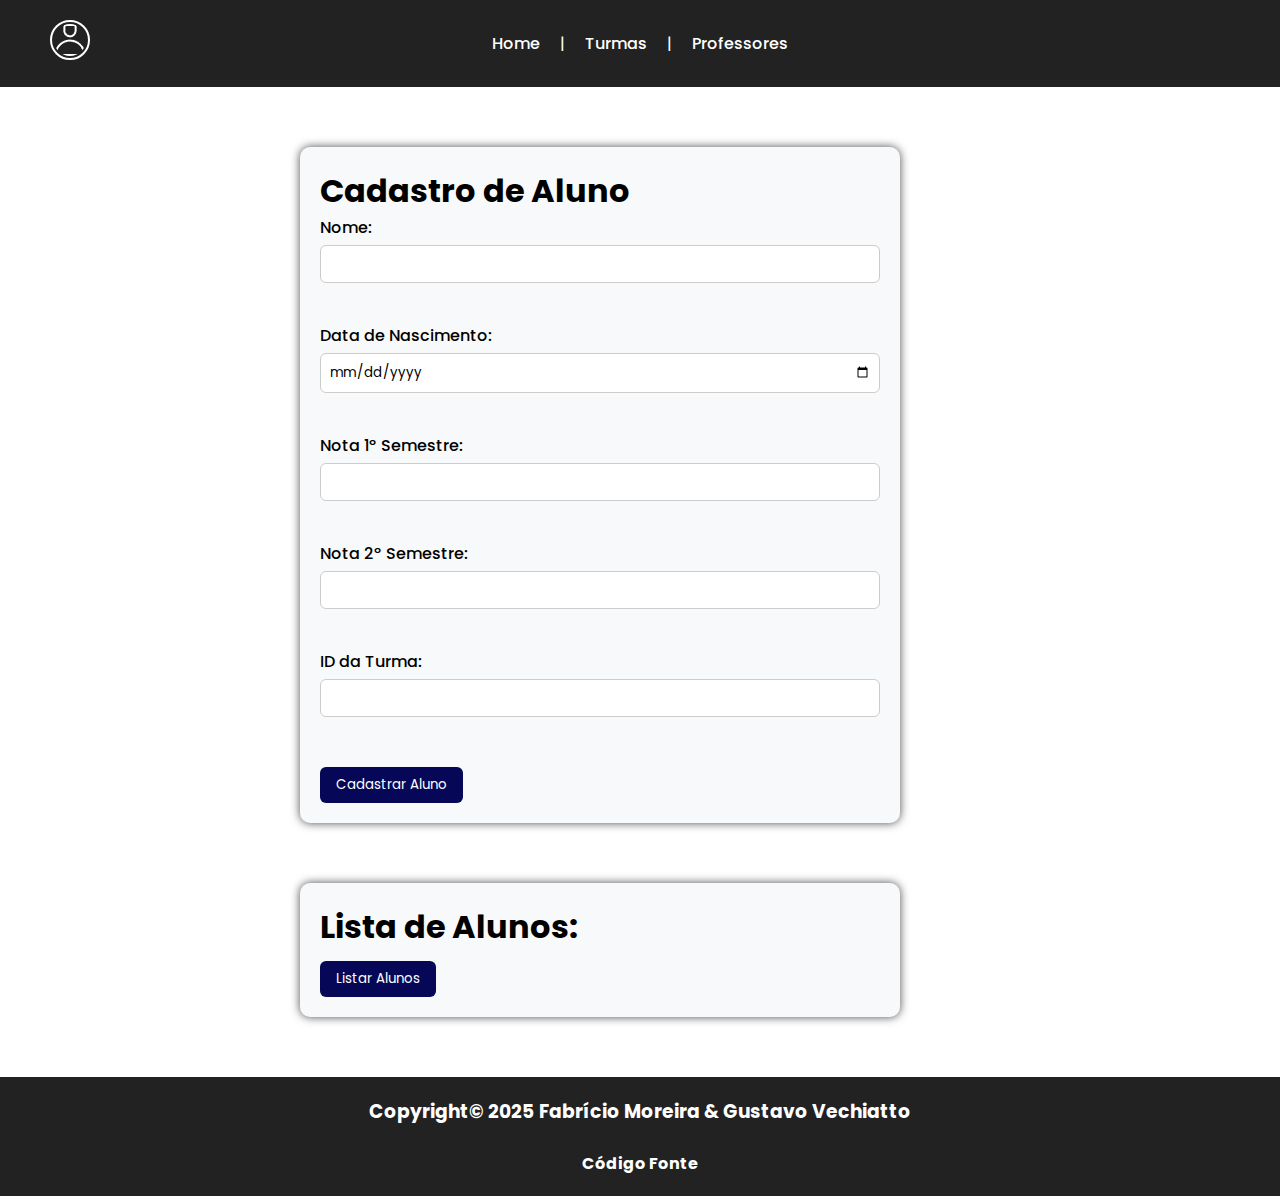
<file: API-SITE/Pag-Web_2/html/aluno.html>
<!DOCTYPE html>
<html lang="pt-BR">
<head>
  <meta charset="UTF-8">
  <meta name="viewport" content="width=device-width, initial-scale=1.0">

  <link href="https://fonts.googleapis.com/css2?family=Poppins:wght@300;400;600&display=swap" rel="stylesheet"> <!-- Fonte -->
  <link rel="shortcut icon" href="../img/Aluno.png" type="image/x-icon"> <!-- Favicon Aluno -->

  <link rel="stylesheet" href="../CSS/style.css"> <!-- Design Padrão -->
  <link rel="stylesheet" href="../CSS/aluno.css"> <!-- Design Página Aluno -->

  <script src="../js/aluno.js" defer></script> <!-- Script do Aluno -->

  <title>Alunos</title>
</head>
<body>
  <header>
    <div class="header-esquerda">
      <div class="usuario">
        <img src="../img/Usuario.png" alt="Usuário" class="icone-usuario" width="40px">

        <div class="tooltip-usuario">
          <p><strong>Usuário:</strong> Coordernador</p>
          <p><strong>Criação:</strong> 15/04/2025</p>
        </div>
      </div>
    </div>
    <nav class="nav">
      <a href="index.html">Home</a> | 
      <a href="turma.html">Turmas</a> |
      <a href="professor.html">Professores</a>
    </nav>
  </header>

  <main>
    <!-- Cadastrar Alunos -->
    <div class="cadastrar">
      <h1>Cadastro de Aluno</h1>
      <form id="aluno-form">
        <label>Nome: <input type="text" name="nome" required></label><br>
        <label>Data de Nascimento: <input type="date" name="data_nascimento" required></label><br>
        <label>Nota 1º Semestre: <input type="number" step="0.01" name="nota_primeiro_semestre" required></label><br>
        <label>Nota 2º Semestre: <input type="number" step="0.01" name="nota_segundo_semestre" required></label><br>
        <label>ID da Turma: <input type="number" name="turma_id" required></label><br>
        <button type="submit">Cadastrar Aluno</button>
      </form>
    </div>
    
    <!-- Listar Alunos -->
    <div class="listar">
      <h1>Lista de Alunos:</h1>
      <div id="alunos-lista">

      </div>
      <button id="listar-alunos">Listar Alunos</button>
    </div>

    <!-- Pop-up para editar aluno -->
    <div id="edit-popup" style="display:none;">
      <h1>Editar dados do Aluno</h1>
      <br>
      <form id="update-form">
        <input type="hidden" id="aluno-id">
        <label>Nome: <input type="text" id="update-nome" required></label><br>
        <label>Data de Nascimento: <input type="date" id="update-data_nascimento" required></label><br>
        <label>Nota 1º Semestre: <input type="number" step="0.01" id="update-nota_primeiro_semestre" required></label><br>
        <label>Nota 2º Semestre: <input type="number" step="0.01" id="update-nota_segundo_semestre" required></label><br>
        <label>ID da Turma: <input type="number" id="update-turma_id" required></label><br>
        <button type="submit">Atualizar</button>
        <button type="button" id="close-popup">Fechar</button>
      </form>
    </div>
  </main>

  <footer>
    <h3 class="final">Copyright© 2025 Fabrício Moreira & Gustavo Vechiatto</h3>
    <br>
    <div class="rodape">
      <a href="https://github.com/Gustavovechiatto/API-SITE">Código Fonte</a>
    </div>
  </footer>
</body>
</html>
</file>
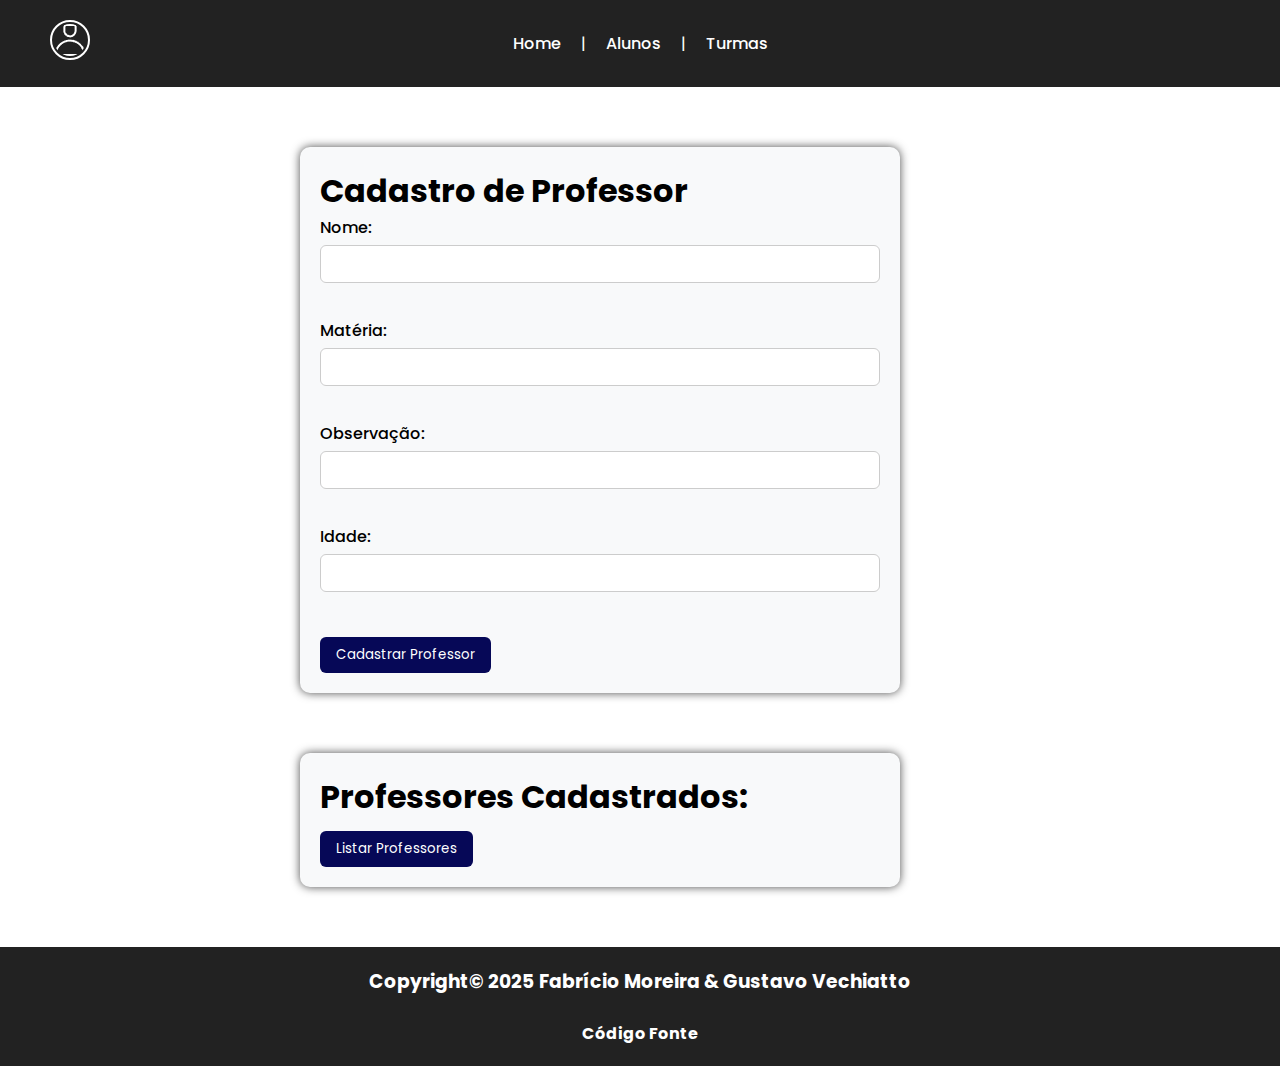
<file: API-SITE/Pag-Web_2/html/professor.html>
<!DOCTYPE html>
<html lang="pt-BR">
<head>
  <meta charset="UTF-8">
  <meta name="viewport" content="width=device-width, initial-scale=1.0">

  <link href="https://fonts.googleapis.com/css2?family=Poppins:wght@300;400;600&display=swap" rel="stylesheet"> <!-- Fonte -->
  <link rel="shortcut icon" href="../img/Professor.png" type="image/x-icon">

  <link rel="stylesheet" href="../CSS/style.css">     <!-- Design Padrão -->
  <link rel="stylesheet" href="../CSS/professor.css"> <!-- Design Página Professor -->

  <script src="../js/professor.js" defer></script> <!-- Script do Professor -->

  <title>Professores</title>
</head>
<body>
  <header>
    <div class="header-esquerda">
      <div class="usuario">
        <img src="../img/Usuario.png" alt="Usuário" class="icone-usuario" width="40px">

        <div class="tooltip-usuario">
          <p><strong>Usuário:</strong> Coordernador</p>
          <p><strong>Criação:</strong> 15/04/2025</p>
        </div>
      </div>
    </div>
    <nav class="nav">
      <a href="index.html">Home</a> | 
      <a href="aluno.html">Alunos</a> |
      <a href="turma.html">Turmas</a>
    </nav>
  </header>

  <main>
    <!-- Cadastrar Professor -->
    <div class="cadastrar">
      <h1>Cadastro de Professor</h1>
      <form id="professor-form">
        <label>Nome: <input type="text" name="nome" required></label><br>
        <label>Matéria: <input type="text" name="materia" required></label><br>
        <label>Observação: <input type="text" name="observacoes" required></label><br>
        <label>Idade: <input type="number" name="idade" required></label><br>
        <button type="submit">Cadastrar Professor</button>
      </form>
    </div>
    
    <!-- Listar Professor -->
    <div class="listar">
      <h1>Professores Cadastrados:</h1>
      <div id="professores-lista">

      </div>
      <button id="listar-professores">Listar Professores</button>
    </div>

    <!-- Pop-up para editar Professor -->
    <div id="edit-popup-Prof" style="display:none;">
      <h1>Editar dados do Professor</h1>
      <br>
      <form id="update-form-Prof">
        <input type="hidden" id="Prof-id">
        <label>Nome: <input type="text" id="update-nome" required></label><br>
        <label>Materia: <input type="text" id="update-materia" required></label><br>
        <label>Observação: <input type="text" id="update-observacao" required></label><br>
        <label>Idade: <input type="number" id="update-idade" required></label><br>
        <button type="submit">Atualizar</button>
        <button type="button" id="close-popup-Prof">Fechar</button>
      </form>
    </div>
  </main>

  <footer>
    <h3 class="final">Copyright© 2025 Fabrício Moreira & Gustavo Vechiatto</h3>
    <br>
    <div class="rodape">
      <a href="https://github.com/Gustavovechiatto/API-SITE">Código Fonte</a>
    </div>
  </footer>
</body>
</html>
</file>
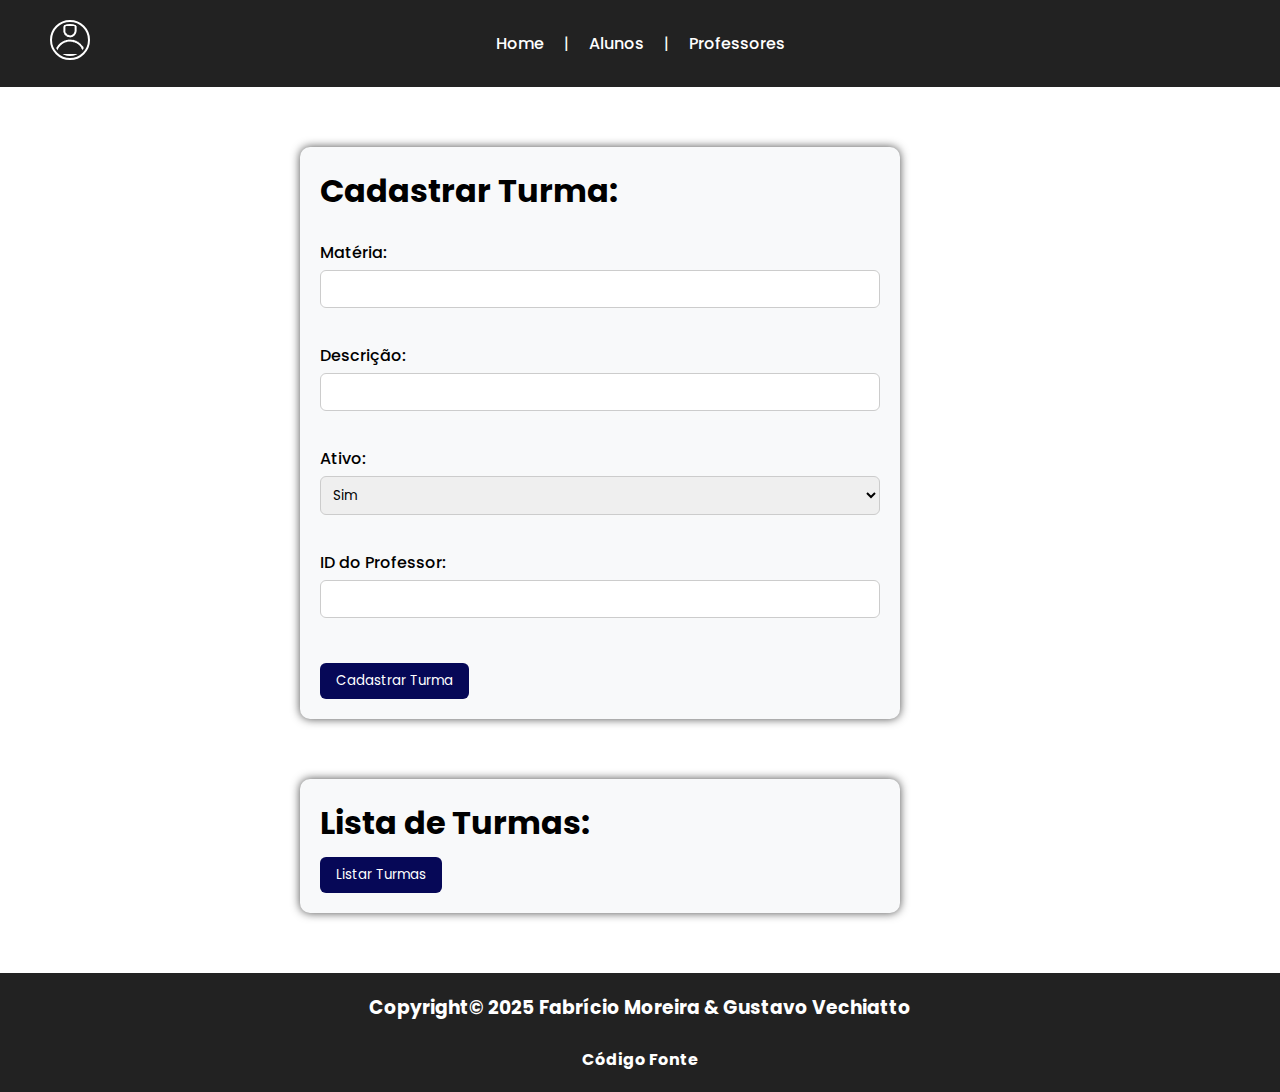
<file: API-SITE/Pag-Web_2/html/turma.html>
<!DOCTYPE html>
<html lang="pt-BR">
<head>
  <meta charset="UTF-8">
  <meta name="viewport" content="width=device-width, initial-scale=1.0">

  <link href="https://fonts.googleapis.com/css2?family=Poppins:wght@300;400;600&display=swap" rel="stylesheet"> <!-- Fonte -->
  <link rel="shortcut icon" href="../img/Turmas.png" type="image/x-icon"> <!-- Favicon Turmas -->
  
  <link rel="stylesheet" href="../CSS/style.css"> <!-- Design Padrão -->
  <link rel="stylesheet" href="../CSS/turma.css"> <!-- Design Página turma -->

  <script src="../js/turma.js" defer></script> <!-- Script da Turma -->

  <title>Turmas</title>
</head>
<body>
  <header>
    <div class="header-esquerda">
      <div class="usuario">
        <img src="../img/Usuario.png" alt="Usuário" class="icone-usuario" width="40px">

        <div class="tooltip-usuario">
          <p><strong>Usuário:</strong> Coordernador</p>
          <p><strong>Criação:</strong> 15/04/2025</p>
        </div>
      </div>
    </div>
    <nav class="nav">
      <a href="index.html">Home</a> | 
      <a href="aluno.html">Alunos</a> |
      <a href="professor.html">Professores</a>
    </nav>
  </header>

  <main>
    <!-- Cadastro Turmas -->
    <div class="cadastrar">
      <h1>Cadastrar Turma:</h1>
      <br>
      <form id="turma-form">
        <label>Matéria: <input type="text" name="materia" required></label><br>
        <label>Descrição: <input type="text" name="descricao" required></label><br>
        <label>Ativo:
          <select name="ativo" required>
            <option value="true">Sim</option>
            <option value="false">Não</option>
          </select>
        </label><br>
        <label>ID do Professor: <input type="number" name="professor_id" required></label><br>
        <button type="submit">Cadastrar Turma</button>
      </form>
    </div>
    
    <!-- Listar Turmas -->
    <div class="listar">
      <h1>Lista de Turmas:</h1>
      <div id="turmas-lista">
      
      </div>
      <button id="listar-turmas">Listar Turmas</button>
    </div>

    <!-- Pop-up para editar Turma -->
    <div id="edit-popup-Turma" style="display:none;">
      <h1>Editar informações da Turma</h1>
      <br>
      <form id="update-form-Turma">
        <input type="hidden" id="Turma-id">
        <label>Materia: <input type="text" id="update-materia" required></label><br>
        <label>Descrição: <input type="text" id="update-descricao" required></label><br>
        <label>Ativo:
          <select id="update-ativo" required>
            <option value="true">Sim</option>
            <option value="false">Não</option>
          </select>
        </label><br>
        <label>ID do Professor: <input type="number" id="update-professor-id" required></label>
        <br>

        <button type="submit">Atualizar</button>
        <button type="button" id="close-popup-Turma">Fechar</button>
      </form>
    </div>
  </main>

  <footer>
    <h3 class="final">Copyright© 2025 Fabrício Moreira & Gustavo Vechiatto</h3>
    <br>
    <div class="rodape">
      <a href="https://github.com/Gustavovechiatto/API-SITE">Código Fonte</a>
    </div>
  </footer>  
</body>
</html>
</file>
<file: API-SITE/Pag-Web/CSS/home.css>
/* Imagem principal */
.principal {
  position: relative;
  width: 100%;
  height: 830px;
  background-image: url('../img/Home/building_resized_1905x1000.jpg');
  background-size: cover;
  background-position: center;
  overflow: hidden;
}

/* Configuração do Texto */
.conteudo-sobreposto {
  position: absolute;
  top: 10%;
  left: 5%;
  bottom: 10%;
  display: flex;
  flex-direction: column;
  justify-content: space-between;
  height: 80%;
  max-width: 400px;
  color: white;
}

#TextoHome {
  font-size: 2.5rem;
  margin: 0;
}

#informacaoGestao {
  font-size: 1.2rem;
  margin: 0;
}

#btnMostrarMais {
  padding: 0.8rem 1.5rem;
  font-size: 1rem;
  background-color: #007bff;
  color: white;
  border: none;
  border-radius: 8px;
  cursor: pointer;
  transition: background-color 0.3s ease;
  align-self: start;
}

#btnMostrarMais:hover {
  background-color: #060857;
}

.bloco-topo {
    padding: 40px 60px;
    max-width: 1200px;
    margin: 0 auto;
}

#selecao {
    text-align: center;
    font-size: 2.5rem;
    margin-bottom: 10px;
}

.bloco-topo h3 {
    text-align: center;
    font-size: 1.2rem;
    color: #333;
    margin-bottom: 40px;
}

/* Conteiner */
.conteiner {
    width: 100%;
    display: flex;
    justify-content: center;
    flex-wrap: wrap;
}

/* Card */
.card {
    width: 300px;
    height: 460px;
    margin: 25px;
    background-color: #fff;
    border-radius: 10px;
    overflow: hidden;
    box-shadow: 0px 0px 10px rgba(0, 0, 0, 0.7);
    transition: 0.3s;
}

/* Card Header */
.card-header {
    width: 100%;
    height: 200px;
    overflow: hidden;
}

.card-img {
    min-width: 100%;
    width: auto;

}

/* Card Body */
.card-body {
    height: 170px;
    padding: 15px;
    text-align: flex;
    font-family: sans-serif;
}

.card-titulo {
    font-size: 32px;
    margin: 15px 0;
    text-align: left;
}

.card-texto {
    font-size: 16px;
    margin-top: 25px;
    text-align: left;
}

/* Card Footer */
.card-footer {
    margin-top: 10px;
    text-align: center;
    background-color: #060857;
}

.card-footer a {
    color: #ffffff;
    display: block;
    padding: 29px;
    text-decoration: none;
    font-family: 'Poppins', Arial, Helvetica, sans-serif;
    font-weight: 600;
}

.card:hover {
    transform: scale3d(1.1, 1.1, 1);
}
</file>
<file: API-SITE/Pag-Web/CSS/style.css>
* {
    margin: 0;
    padding: 0;
    box-sizing: border-box;
    font-family: 'Poppins', sans-serif;
}

header {
    display: flex;
    justify-content: space-between;
    align-items: center;
    padding: 20px 50px;
    background-color: #222;
    color: #fff;
}

.header-esquerda {
    flex: 1;
    display: flex;
    align-items: center;
}

/* Centralização absoluta da nav */
.nav {
    position: absolute;
    left: 50%;
    transform: translateX(-50%);
    display: flex;
    gap: 20px;
}

/* Links */
nav a {
    color: #fff;
    text-decoration: none;
    font-weight: 500;
    transition: 0.5s;
}

nav a:hover {
    color: #90b6fc;
}

/* Usuário + tooltip */
.usuario {
    position: relative;
    display: inline-block;
    cursor: pointer;
}

.tooltip-usuario {
    display: none;
    position: absolute;
    top: 110%;
    left: 0;
    background-color: #444;
    color: white;
    padding: 10px 15px;
    border-radius: 8px;
    white-space: nowrap;
    font-size: 14px;
    z-index: 1000;
    box-shadow: 0 0 10px rgba(0,0,0,0.5);
}

.usuario:hover .tooltip-usuario {
    display: block;
}

.icone-usuario {
    border-radius: 50%;
    border: 2px solid white;
    padding: 2px;
}



/* Footer */
footer {
    background-color: #222;
    color: #fff;
    text-align: center;
    padding: 20px;
}

.final {
	color: #fff;
}

footer a {
    color: #fff;
    text-decoration: none;
    font-weight: bold;
}

footer a:hover {
	transition: .5s;
	color: #FA8072;
}

.rodape {
	display: flex;
	align-items: center;
	justify-content: center;
	gap: 20px;
}
</file>
<file: API-SITE/Pag-Web_1/CSS/home.css>
/* Formulário de Logout */
.modal-fundo {
  display: none; /* Escondido inicialmente */
  position: fixed;
  top: 0;
  left: 0;
  width: 100%;
  height: 100%;
  backdrop-filter: blur(4px);
  background-color: rgba(0, 0, 0, 0.5); /* Preto fraco */
  z-index: 1000;
  justify-content: center;
  align-items: center;
}

.modal-conteudo {
  background: white;
  padding: 30px;
  border-radius: 10px;
  width: 400px;
  max-width: 90%;
  box-shadow: 0 0 20px rgba(0,0,0,0.3);
}

.usuario .tooltip-usuario a {
  display: inline-block;
  background-color: #060857;
  color: #fdfdfd;
  padding: 10px 20px;
  border-radius: 5px;
  margin-top: 25px;
  text-decoration: none;
  font-size: 16px;
  transition: 0.2s;
}

.usuario .tooltip-usuario a:hover {
  background-color: #0a0c8b;
}

.botoes-modal {
  margin-top: 20px;
  display: flex;
  justify-content: space-between;
}

.botoes-modal button {
  padding: 10px 20px;
  border: none;
  border-radius: 8px;
  cursor: pointer;
}

#btnFechar {
  background-color: #ccc;
}

#btnConfirmar {
  background-color: #060857;
  color: white;
}

#btnConfirmar:hover {
  background-color: #0a0c8b;
}


/* Imagem principal */
.principal {
  position: relative;
  width: 100%;
  height: 830px;
  background-image: url('../img/Home/building_resized_1905x1000.jpg');
  background-size: cover;
  background-position: center;
  overflow: hidden;
}

/* Configuração do Texto */
.conteudo-sobreposto {
  position: absolute;
  top: 10%;
  left: 5%;
  bottom: 10%;
  display: flex;
  flex-direction: column;
  justify-content: space-between;
  height: 80%;
  max-width: 400px;
  color: #0b5b6b;
}

#TextoHome {
  font-size: 2.5rem;
}

#informacaoGestao {
  font-size: 1.2rem;
  margin: 0;
}

#btnMostrarMais {
  padding: 0.8rem 1.5rem;
  font-size: 1rem;
  background-color: #060857;
  color: white;
  border: none;
  border-radius: 8px;
  cursor: pointer;
  transition: 0.3s;
  align-self: start;
}

#btnMostrarMais:hover {
  background-color: #0a0c8b;
}

.bloco-topo {
    padding: 40px 60px;
    max-width: 1200px;
    margin: 0 auto;
}

#selecao {
    text-align: center;
    font-size: 2.5rem;
    margin-bottom: 10px;
}

.bloco-topo h3 {
    text-align: center;
    font-size: 1.2rem;
    color: #333;
    margin-bottom: 40px;
}

/* Conteiner */
.conteiner {
    width: 100%;
    display: flex;
    justify-content: center;
    flex-wrap: wrap;
}

/* Card */
.card {
    width: 300px;
    height: 460px;
    margin: 25px;
    background-color: #fff;
    border-radius: 10px;
    overflow: hidden;
    box-shadow: 0px 0px 10px rgba(0, 0, 0, 0.7);
    transition: 0.3s;
}

/* Card Header */
.card-header {
    width: 100%;
    height: 200px;
    overflow: hidden;
}

.card-img {
    min-width: 100%;
    width: auto;

}

/* Card Body */
.card-body {
    height: 170px;
    padding: 15px;
    text-align: flex;
    font-family: sans-serif;
}

.card-titulo {
    font-size: 32px;
    margin: 15px 0;
    text-align: left;
}

.card-texto {
    font-size: 16px;
    margin-top: 25px;
    text-align: left;
}

/* Card Footer */
.card-footer {
    margin-top: 10px;
    text-align: center;
    background-color: #060857;
}

.card-footer a {
    color: #ffffff;
    display: block;
    padding: 29px;
    text-decoration: none;
    font-family: 'Poppins', Arial, Helvetica, sans-serif;
    font-weight: 600;
}

.card:hover {
    transform: scale3d(1.1, 1.1, 1);
}
</file>
<file: API-SITE/Pag-Web_1/CSS/style.css>
* {
    margin: 0;
    padding: 0;
    box-sizing: border-box;
    font-family: 'Poppins', sans-serif;
}

header {
    display: flex;
    justify-content: space-between;
    align-items: center;
    padding: 20px 50px;
    background-color: #222;
    color: #fff;
}

.header-esquerda {
    flex: 1;
    display: flex;
    align-items: center;
}

/* Centralização absoluta da nav */
.nav {
    position: absolute;
    left: 50%;
    transform: translateX(-50%);
    display: flex;
    gap: 20px;
}

/* Links */
nav a {
    color: #fff;
    text-decoration: none;
    font-weight: 500;
    transition: 0.5s;
}

nav a:hover {
    color: #007bff;
}

/* Usuário + tooltip */
.usuario {
    position: relative;
    display: inline-block;
    cursor: pointer;
}

.tooltip-usuario {
    display: none;
    position: absolute;
    top: 110%;
    left: 0;
    background-color: #444;
    color: white;
    padding: 10px 15px;
    border-radius: 8px;
    white-space: nowrap;
    font-size: 14px;
    z-index: 1000;
    box-shadow: 0 0 10px rgba(0,0,0,0.5);
}

.usuario:hover .tooltip-usuario {
    display: block;
}

.icone-usuario {
    border-radius: 50%;
    border: 2px solid white;
    padding: 2px;
}

/* Footer */
footer {
    background-color: #222;
    color: #fff;
    text-align: center;
    padding: 20px;
}

.final {
	color: #fff;
}

footer a {
    color: #fff;
    text-decoration: none;
    font-weight: bold;
}

footer a:hover {
	transition: .5s;
	color: #007bff;
}

.rodape {
	display: flex;
	align-items: center;
	justify-content: center;
	gap: 20px;
}
</file>
<file: API-SITE/Pag-Web_2/CSS/home.css>
/* Pop-up de Boas Vindas */
.overlay {
  position: fixed;
  top: 0;
  left: 0;
  width: 100%;
  height: 100%;
  backdrop-filter: blur(6px); /* Desfoque */
  background-color: rgba(0, 0, 0, 0.4); /* Preto meio transparente */
  display: flex;
  align-items: center;
  justify-content: center;
  z-index: 9999;
}

/* Card (pop-up) */
.popup {
  background: white;
  padding: 30px 40px;
  border-radius: 15px;
  box-shadow: 0 0 25px rgba(0, 0, 0, 0.4);
  max-width: 400px;
  text-align: center;
  position: relative;
}

/* Botão */
.popup button {
  margin-top: 20px;
  padding: 10px 20px;
  background-color: #060857;
  color: white;
  border: none;
  border-radius: 8px;
  float: center;
  cursor: pointer;
  transition: 0.2s;
}

.popup button:hover {
  background-color: #0a0c8b;
}

/* Imagem principal */
.principal {
  position: relative;
  width: 100%;
  height: 830px;
  background-image: url('../img/Home/building_resized_1905x1000.jpg');
  background-size: cover;
  background-position: center;
  overflow: hidden;
}

/* Configuração do Texto */
.conteudo-sobreposto {
  position: absolute;
  top: 10%;
  left: 5%;
  bottom: 10%;
  display: flex;
  flex-direction: column;
  justify-content: space-between;
  height: 80%;
  max-width: 400px;
  color: white;
}

#TextoHome {
  font-size: 2.5rem;
}

#informacaoGestao {
  font-size: 1.2rem;
  margin: 0;
}

#btnMostrarMais {
  padding: 0.8rem 1.5rem;
  font-size: 1rem;
  background-color: #007bff;
  color: white;
  border: none;
  border-radius: 8px;
  cursor: pointer;
  transition: background-color 0.3s ease;
  align-self: start;
}

#btnMostrarMais:hover {
  background-color: #060857;
}

.bloco-topo {
    padding: 40px 60px;
    max-width: 1200px;
    margin: 0 auto;
}

#selecao {
    text-align: center;
    font-size: 2.5rem;
    margin-bottom: 10px;
}

.bloco-topo h3 {
    text-align: center;
    font-size: 1.2rem;
    color: #333;
    margin-bottom: 40px;
}

/* Conteiner */
.conteiner {
    width: 100%;
    display: flex;
    justify-content: center;
    flex-wrap: wrap;
}

/* Card */
.card {
    width: 300px;
    height: 460px;
    margin: 25px;
    background-color: #fff;
    border-radius: 10px;
    overflow: hidden;
    box-shadow: 0px 0px 10px rgba(0, 0, 0, 0.7);
    transition: 0.3s;
}

/* Card Header */
.card-header {
    width: 100%;
    height: 200px;
    overflow: hidden;
}

.card-img {
    min-width: 100%;
    width: auto;

}

/* Card Body */
.card-body {
    height: 170px;
    padding: 15px;
    text-align: flex;
    font-family: sans-serif;
}

.card-titulo {
    font-size: 32px;
    margin: 15px 0;
    text-align: left;
}

.card-texto {
    font-size: 16px;
    margin-top: 25px;
    text-align: left;
}

/* Card Footer */
.card-footer {
    margin-top: 10px;
    text-align: center;
    background-color: #060857;
}

.card-footer a {
    color: #ffffff;
    display: block;
    padding: 29px;
    text-decoration: none;
    font-family: 'Poppins', Arial, Helvetica, sans-serif;
    font-weight: 600;
}

.card:hover {
    transform: scale3d(1.1, 1.1, 1);
}
</file>
<file: API-SITE/Pag-Web_2/CSS/style.css>
* {
    margin: 0;
    padding: 0;
    box-sizing: border-box;
    font-family: 'Poppins', sans-serif;
}

header {
    display: flex;
    justify-content: space-between;
    align-items: center;
    padding: 20px 50px;
    background-color: #222;
    color: #fff;
}

.header-esquerda {
    flex: 1;
    display: flex;
    align-items: center;
}

/* Centralização absoluta da nav */
.nav {
    position: absolute;
    left: 50%;
    transform: translateX(-50%);
    display: flex;
    gap: 20px;
}

/* Links */
nav a {
    color: #fff;
    text-decoration: none;
    font-weight: 500;
    transition: 0.5s;
}

nav a:hover {
    color: #90b6fc;
}

/* Usuário + tooltip */
.usuario {
    position: relative;
    display: inline-block;
    cursor: pointer;
}

.tooltip-usuario {
    display: none;
    position: absolute;
    top: 110%;
    left: 0;
    background-color: #444;
    color: white;
    padding: 10px 15px;
    border-radius: 8px;
    white-space: nowrap;
    font-size: 14px;
    z-index: 1000;
    box-shadow: 0 0 10px rgba(0,0,0,0.5);
}

.usuario:hover .tooltip-usuario {
    display: block;
}

.icone-usuario {
    border-radius: 50%;
    border: 2px solid white;
    padding: 2px;
}



/* Footer */
footer {
    background-color: #222;
    color: #fff;
    text-align: center;
    padding: 20px;
}

.final {
	color: #fff;
}

footer a {
    color: #fff;
    text-decoration: none;
    font-weight: bold;
}

footer a:hover {
	transition: .5s;
	color: #FA8072;
}

.rodape {
	display: flex;
	align-items: center;
	justify-content: center;
	gap: 20px;
}
</file>
<file: Backup/API-SITE/Pag-Web/CSS/home.css>
/* Imagem principal */
.principal {
  position: relative;
  width: 100%;
  height: 830px;
  background-image: url('../img/Home/building_resized_1905x1000.jpg');
  background-size: cover;
  background-position: center;
  overflow: hidden;
}

/* Configuração do Texto */
.conteudo-sobreposto {
  position: absolute;
  top: 10%;
  left: 5%;
  bottom: 10%;
  display: flex;
  flex-direction: column;
  justify-content: space-between;
  height: 80%;
  max-width: 400px;
  color: white;
}

#TextoHome {
  font-size: 2.5rem;
  margin: 0;
}

#informacaoGestao {
  font-size: 1.2rem;
  margin: 0;
}

#btnMostrarMais {
  padding: 0.8rem 1.5rem;
  font-size: 1rem;
  background-color: #007bff;
  color: white;
  border: none;
  border-radius: 8px;
  cursor: pointer;
  transition: background-color 0.3s ease;
  align-self: start;
}

#btnMostrarMais:hover {
  background-color: #060857;
}

.bloco-topo {
    padding: 40px 60px;
    max-width: 1200px;
    margin: 0 auto;
}

#selecao {
    text-align: center;
    font-size: 2.5rem;
    margin-bottom: 10px;
}

.bloco-topo h3 {
    text-align: center;
    font-size: 1.2rem;
    color: #333;
    margin-bottom: 40px;
}

/* Conteiner */
.conteiner {
    width: 100%;
    display: flex;
    justify-content: center;
    flex-wrap: wrap;
}

/* Card */
.card {
    width: 300px;
    height: 460px;
    margin: 25px;
    background-color: #fff;
    border-radius: 10px;
    overflow: hidden;
    box-shadow: 0px 0px 10px rgba(0, 0, 0, 0.7);
    transition: 0.3s;
}

/* Card Header */
.card-header {
    width: 100%;
    height: 200px;
    overflow: hidden;
}

.card-img {
    min-width: 100%;
    width: auto;

}

/* Card Body */
.card-body {
    height: 170px;
    padding: 15px;
    text-align: flex;
    font-family: sans-serif;
}

.card-titulo {
    font-size: 32px;
    margin: 15px 0;
    text-align: left;
}

.card-texto {
    font-size: 16px;
    margin-top: 25px;
    text-align: left;
}

/* Card Footer */
.card-footer {
    margin-top: 10px;
    text-align: center;
    background-color: #060857;
}

.card-footer a {
    color: #ffffff;
    display: block;
    padding: 29px;
    text-decoration: none;
    font-family: 'Poppins', Arial, Helvetica, sans-serif;
    font-weight: 600;
}

.card:hover {
    transform: scale3d(1.1, 1.1, 1);
}
</file>
<file: Backup/API-SITE/Pag-Web/CSS/style.css>
* {
    margin: 0;
    padding: 0;
    box-sizing: border-box;
    font-family: 'Poppins', sans-serif;
}

header {
    display: flex;
    justify-content: space-between;
    align-items: center;
    padding: 20px 50px;
    background-color: #222;
    color: #fff;
}

.header-esquerda {
    flex: 1;
    display: flex;
    align-items: center;
}

/* Centralização absoluta da nav */
.nav {
    position: absolute;
    left: 50%;
    transform: translateX(-50%);
    display: flex;
    gap: 20px;
}

/* Links */
nav a {
    color: #fff;
    text-decoration: none;
    font-weight: 500;
    transition: 0.5s;
}

nav a:hover {
    color: #90b6fc;
}

/* Usuário + tooltip */
.usuario {
    position: relative;
    display: inline-block;
    cursor: pointer;
}

.tooltip-usuario {
    display: none;
    position: absolute;
    top: 110%;
    left: 0;
    background-color: #444;
    color: white;
    padding: 10px 15px;
    border-radius: 8px;
    white-space: nowrap;
    font-size: 14px;
    z-index: 1000;
    box-shadow: 0 0 10px rgba(0,0,0,0.5);
}

.usuario:hover .tooltip-usuario {
    display: block;
}

.icone-usuario {
    border-radius: 50%;
    border: 2px solid white;
    padding: 2px;
}



/* Footer */
footer {
    background-color: #222;
    color: #fff;
    text-align: center;
    padding: 20px;
}

.final {
	color: #fff;
}

footer a {
    color: #fff;
    text-decoration: none;
    font-weight: bold;
}

footer a:hover {
	transition: .5s;
	color: #FA8072;
}

.rodape {
	display: flex;
	align-items: center;
	justify-content: center;
	gap: 20px;
}
</file>
<file: API-SITE/Pag-Web/CSS/aluno.css>
.cadastrar, .listar {
  max-width: 600px;
  margin: 30px;
  padding: 20px;
  background-color: #f8f9fa;
  border-radius: 10px;
  box-shadow: 0px 0px 10px rgba(0, 0, 0, 0.7);
}

/* Estilização de formulário e inputs */
.cadastrar form label,
#update-form label {
  display: block;
  margin-bottom: 10px;
  font-weight: 500;
}

.cadastrar form input,
#update-form input {
  width: 100%;
  padding: 8px;
  margin-top: 5px;
  border: 1px solid #ccc;
  border-radius: 6px;
}

/* Botões */
button {
  margin-top: 10px;
  padding: 8px 16px;
  border: none;
  border-radius: 6px;
  background-color: #060857;
  color: white;
  cursor: pointer;
  transition: background 0.2s ease-in-out;
}

button:hover {
  background-color: #060857;
}

/* Card de edição */
#edit-popup {
  display: none;
  margin: 30px;
  max-width: 600px;
  padding: 20px;
  background-color: #fff;
  border-radius: 10px;
  box-shadow: 0px 0px 10px rgba(0, 0, 0, 0.7);
  position: relative;
  z-index: 10;
}

/* Listagem de alunos */
#alunos-lista div {
  margin-bottom: 20px;
  padding: 15px;
  background-color: #e9ecef;
  border-radius: 8px;
}
</file>
<file: API-SITE/Pag-Web/CSS/professor.css>
.cadastrar, .listar {
  max-width: 600px;
  margin: 30px;
  padding: 20px;
  background-color: #f8f9fa;
  border-radius: 10px;
  box-shadow: 0px 0px 10px rgba(0, 0, 0, 0.7);
}

/* Estilização de formulário e inputs */
.cadastrar form label,
#update-form-Prof label {
  display: block;
  margin-bottom: 10px;
  font-weight: 500;
}

.cadastrar form input,
#update-form-Prof input {
  width: 100%;
  padding: 8px;
  margin-top: 5px;
  border: 1px solid #ccc;
  border-radius: 6px;
}

/* Botões */
button {
  margin-top: 10px;
  padding: 8px 16px;
  border: none;
  border-radius: 6px;
  background-color: #060857;
  color: white;
  cursor: pointer;
  transition: background 0.2s ease-in-out;
}

button:hover {
  background-color: #060857;
}

/* Card de edição de professor */
#edit-popup-Prof {
  display: none;
  margin: 30px;
  max-width: 600px;
  padding: 20px;
  background-color: #fff;
  border-radius: 10px;
  box-shadow: 0px 0px 10px rgba(0, 0, 0, 0.7);
  position: relative;
  z-index: 10;
}

/* Listagem de professores */
#professores-lista div {
  margin-bottom: 20px;
  padding: 15px;
  background-color: #e9ecef;
  border-radius: 8px;
}
</file>
<file: API-SITE/Pag-Web/CSS/turma.css>
/* Layout geral dos blocos */
.cadastrar, .listar {
  max-width: 600px;
  margin: 30px;
  padding: 20px;
  background-color: #f8f9fa;
  border-radius: 10px;
  box-shadow: 0px 0px 10px rgba(0, 0, 0, 0.7);
}

/* Estilização de formulário e inputs */
.cadastrar form label,
#update-form-Turma label {
  display: block;
  margin-bottom: 10px;
  font-weight: 500;
}

.cadastrar form input,
.cadastrar form select,
#update-form-Turma input,
#update-form-Turma select {
  width: 100%;
  padding: 8px;
  margin-top: 5px;
  border: 1px solid #ccc;
  border-radius: 6px;
}

/* Botões */
button {
  margin-top: 10px;
  padding: 8px 16px;
  border: none;
  border-radius: 6px;
  background-color: #060857;
  color: white;
  cursor: pointer;
  transition: background 0.2s ease-in-out;
}

button:hover {
  background-color: #060857;
}

/* Card de edição de turma */
#edit-popup-Turma {
  display: none;
  margin: 30px;
  max-width: 600px;
  padding: 20px;
  background-color: #fff;
  border-radius: 10px;
  box-shadow: 0px 0px 10px rgba(0, 0, 0, 0.7);
  position: relative;
  z-index: 10;
}

/* Listagem de turmas */
#turmas-lista div {
  margin-bottom: 20px;
  padding: 15px;
  background-color: #e9ecef;
  border-radius: 8px;
}
</file>
<file: API-SITE/Pag-Web_1/CSS/aluno.css>
/* Layout da main */
main {
  max-width: 800px;
  margin: 0 auto;
  padding: 30px;
  flex-direction: column;
}

/* Layout do blocos */
.listar {
  max-width: 600px;
  margin: 30px;
  padding: 20px;
  background-color: #f8f9fa;
  border-radius: 10px;
  box-shadow: 0px 0px 10px rgba(0, 0, 0, 0.7);
}

/* Todos os botões */
button {
  margin-top: 10px;
  padding: 8px 16px;
  border: none;
  border-radius: 6px;
  background-color: #060857;
  color: white;
  cursor: pointer;
  transition: 0.2s;
}

button:hover {
  background-color: #0a0c8b;;
}

/* Configuração do card de Alunos */
#alunos-lista div {
  margin-bottom: 20px;
  padding: 15px;
  background-color: #e9ecef;
  border-radius: 8px;
}
</file>
<file: API-SITE/Pag-Web_1/CSS/professor.css>
/* Layout da main */
main {
  max-width: 800px;
  margin: 0 auto;
  padding: 30px;
  flex-direction: column;
}

/* Layout dos blocos */
.listar {
  max-width: 600px;
  margin: 30px;
  padding: 20px;
  background-color: #f8f9fa;
  border-radius: 10px;
  box-shadow: 0px 0px 10px rgba(0, 0, 0, 0.7);
}

/* Botões */
button {
  margin-top: 10px;
  padding: 8px 16px;
  border: none;
  border-radius: 6px;
  background-color: #060857;
  color: white;
  cursor: pointer;
  transition: 0.2s;
}

button:hover {
  background-color: #0a0c8b;
}

/* Listagem de professores */
#professores-lista div {
  margin-bottom: 20px;
  padding: 15px;
  background-color: #e9ecef;
  border-radius: 8px;
}
</file>
<file: API-SITE/Pag-Web_1/CSS/turma.css>
/* Layout da main */
main {
  max-width: 800px;
  margin: 0 auto;
  padding: 30px;
  display: flex;
  flex-direction: column;
}

/* Layout dos blocos */
.listar {
  max-width: 600px;
  margin: 30px;
  padding: 20px;
  background-color: #f8f9fa;
  border-radius: 10px;
  box-shadow: 0px 0px 10px rgba(0, 0, 0, 0.7);
}

/* Botões */
button {
  margin-top: 10px;
  padding: 8px 16px;
  border: none;
  border-radius: 6px;
  background-color: #060857;
  color: white;
  cursor: pointer;
  transition: 0.2s;
}

button:hover {
  background-color: #0a0c8b;
}

/* Listagem de turmas */
#turmas-lista div {
  margin-bottom: 20px;
  padding: 15px;
  background-color: #e9ecef;
  border-radius: 8px;
}
</file>
<file: API-SITE/Pag-Web_2/CSS/aluno.css>
/* Layout da main */
main {
  max-width: 800px;
  margin: 0 auto;
  padding: 30px;
  display: flex;
  flex-direction: column;
}

/* Layout dos blocos */
.cadastrar, .listar {
  max-width: 600px;
  margin: 30px;
  padding: 20px;
  background-color: #f8f9fa;
  border-radius: 10px;
  box-shadow: 0px 0px 10px rgba(0, 0, 0, 0.7);
}

/* Estilização de formulário e inputs */
.cadastrar form label,
#update-form label {
  display: block;
  margin-bottom: 15px;
  font-weight: 500;
}

.cadastrar form input,
#update-form input {
  width: 100%;
  padding: 8px;
  margin-top: 5px;
  border: 1px solid #ccc;
  border-radius: 6px;
}

/* Todos os botões */
button {
  margin-top: 10px;
  padding: 8px 16px;
  border: none;
  border-radius: 6px;
  background-color: #060857;
  color: white;
  cursor: pointer;
  transition: 0.2s;
}

button:hover {
  background-color: #0a0c8b;;
}

/* Card de edição */
#edit-popup {
  display: none;
  margin: 30px;
  max-width: 600px;
  padding: 20px;
  background-color: #f8f9fa;
  border-radius: 10px;
  box-shadow: 0px 0px 10px rgba(0, 0, 0, 0.7);
  position: relative;
  z-index: 10;
}

/* Listagem de alunos */
#alunos-lista div {
  margin-bottom: 20px;
  padding: 15px;
  background-color: #e9ecef;
  border-radius: 8px;
}
</file>
<file: API-SITE/Pag-Web_2/CSS/professor.css>
/* Layout da main */
main {
  max-width: 800px;
  margin: 0 auto;
  padding: 30px;
  display: flex;
  flex-direction: column;
}

/* Layout dos blocos */
.cadastrar, .listar {
  max-width: 600px;
  margin: 30px;
  padding: 20px;
  background-color: #f8f9fa;
  border-radius: 10px;
  box-shadow: 0px 0px 10px rgba(0, 0, 0, 0.7);
}

/* Estilização de formulário e inputs */
.cadastrar form label,
#update-form-Prof label {
  display: block;
  margin-bottom: 10px;
  font-weight: 500;
}

.cadastrar form input,
#update-form-Prof input {
  width: 100%;
  padding: 8px;
  margin-top: 5px;
  border: 1px solid #ccc;
  border-radius: 6px;
}

/* Botões */
button {
  margin-top: 10px;
  padding: 8px 16px;
  border: none;
  border-radius: 6px;
  background-color: #060857;
  color: white;
  cursor: pointer;
  transition: 0.2s;
}

button:hover {
  background-color: #0a0c8b;
}

/* Card de edição de professor */
#edit-popup-Prof {
  display: none;
  margin: 30px;
  max-width: 600px;
  padding: 20px;
  background-color: #f8f9fa;
  border-radius: 10px;
  box-shadow: 0px 0px 10px rgba(0, 0, 0, 0.7);
  position: relative;
  z-index: 10;
}

/* Listagem de professores */
#professores-lista div {
  margin-bottom: 20px;
  padding: 15px;
  background-color: #e9ecef;
  border-radius: 8px;
}
</file>
<file: API-SITE/Pag-Web_2/CSS/turma.css>
/* Layout da main */
main {
  max-width: 800px;
  margin: 0 auto;
  padding: 30px;
  display: flex;
  flex-direction: column;
}

/* Layout dos blocos */
.cadastrar, .listar {
  max-width: 600px;
  margin: 30px;
  padding: 20px;
  background-color: #f8f9fa;
  border-radius: 10px;
  box-shadow: 0px 0px 10px rgba(0, 0, 0, 0.7);
}

/* Estilização de formulário e inputs */
.cadastrar form label,
#update-form-Turma label {
  display: block;
  margin-bottom: 10px;
  font-weight: 500;
}

.cadastrar form input,
.cadastrar form select,
#update-form-Turma input,
#update-form-Turma select {
  width: 100%;
  padding: 8px;
  margin-top: 5px;
  border: 1px solid #ccc;
  border-radius: 6px;
}

/* Botões */
button {
  margin-top: 10px;
  padding: 8px 16px;
  border: none;
  border-radius: 6px;
  background-color: #060857;
  color: white;
  cursor: pointer;
  transition: 0.2s;
}

button:hover {
  background-color: #0a0c8b;
}

/* Card de edição de turma */
#edit-popup-Turma {
  display: none;
  margin: 30px;
  max-width: 600px;
  padding: 20px;
  background-color: #f8f9fa;
  border-radius: 10px;
  box-shadow: 0px 0px 10px rgba(0, 0, 0, 0.7);
  position: relative;
  z-index: 10;
}

/* Listagem de turmas */
#turmas-lista div {
  margin-bottom: 20px;
  padding: 15px;
  background-color: #e9ecef;
  border-radius: 8px;
}
</file>
